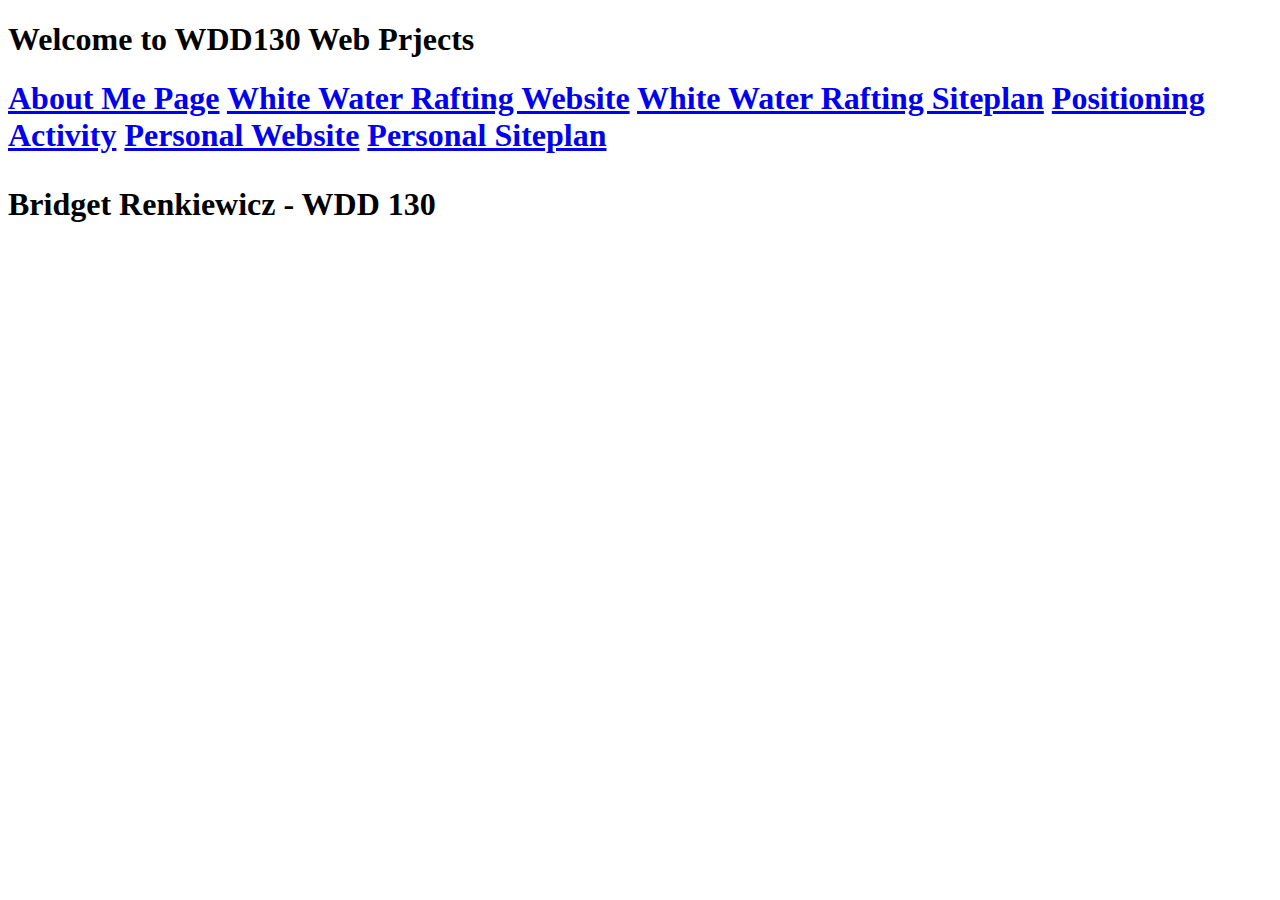
<file: index.html>
<!DOCTYPE html>
<html lang="en">
<head>
    <meta charset="UTF-8">
    <meta http-equiv="X-UA-Compatible" content="IE=edge">
    <meta name="viewport" content="width=device-width, initial-scale=1.0">
    <title>WDD130 Home Page</title>
</head>
<body>
    <h1>Welcome to WDD130 Web Prjects<h1>
        <nav>
            <a href="aboutme/index.html">About Me Page</a>
            <a href="wwr/index.html">White Water Rafting Website</a>
            <a href="wwr/site-plan-rafting.html">White Water Rafting Siteplan</a>
            <a href="positioning.html">Positioning Activity</a>
            <a href="bbok\index.html">Personal Website</a>
            <a href="bbok\site-plan.html">Personal Siteplan</a>
        </nav>
        <p>Bridget Renkiewicz - WDD 130</p>
</body>
</html>
</file>
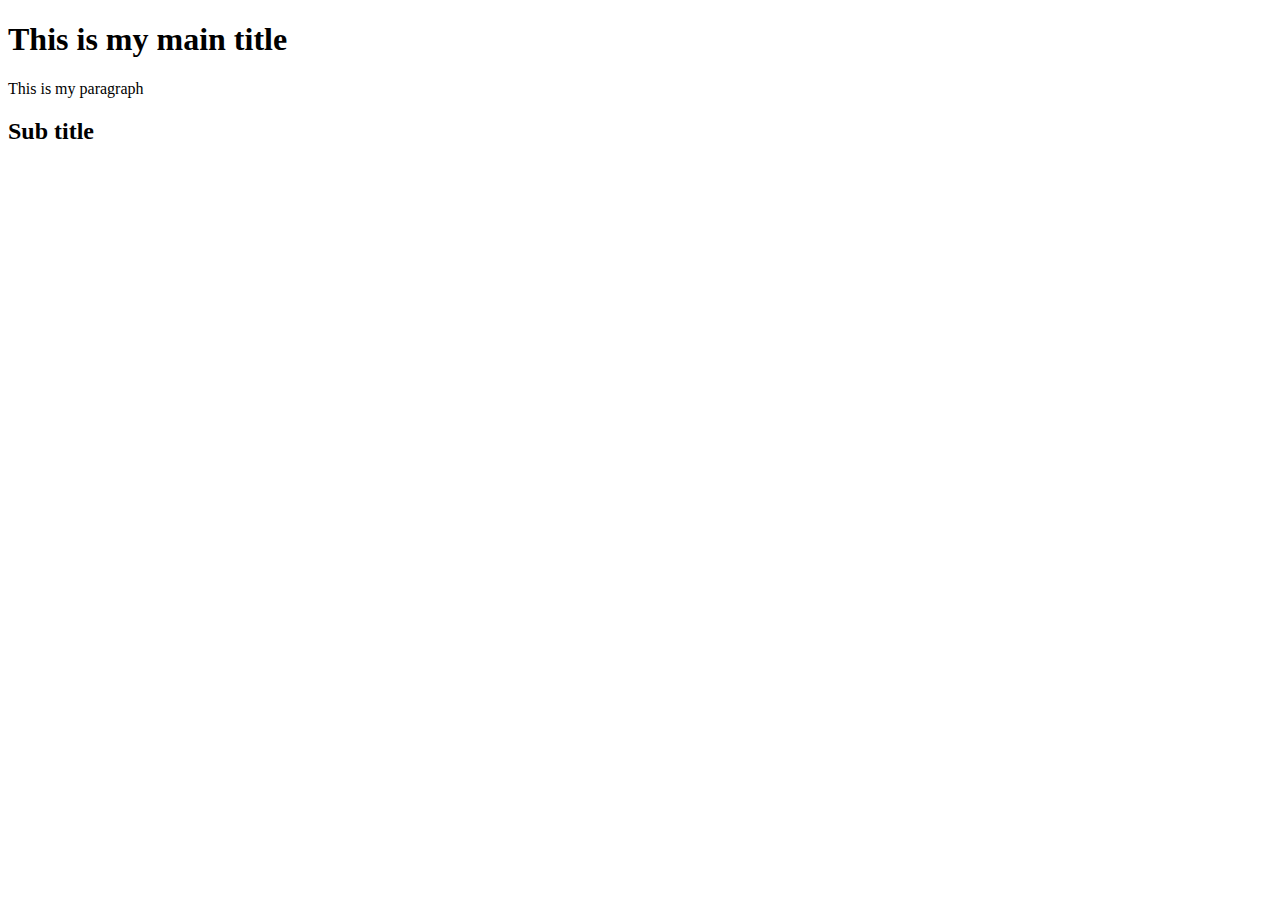
<file: aboutme/index.html>
<!DOCTYPE html>
<html lang="en">
<head>
    <meta charset="UTF-8">
    <meta http-equiv="X-UA-Compatible" content="IE=edge">
    <meta name="viewport" content="width=device-width, initial-scale=1.0">
    <title>Home Page</title>
</head>
<body>
    <h1>This is my main title</h1>
    <p>This is my paragraph</p>
    <h2>Sub title</h2>
</body>
</html>
</file>
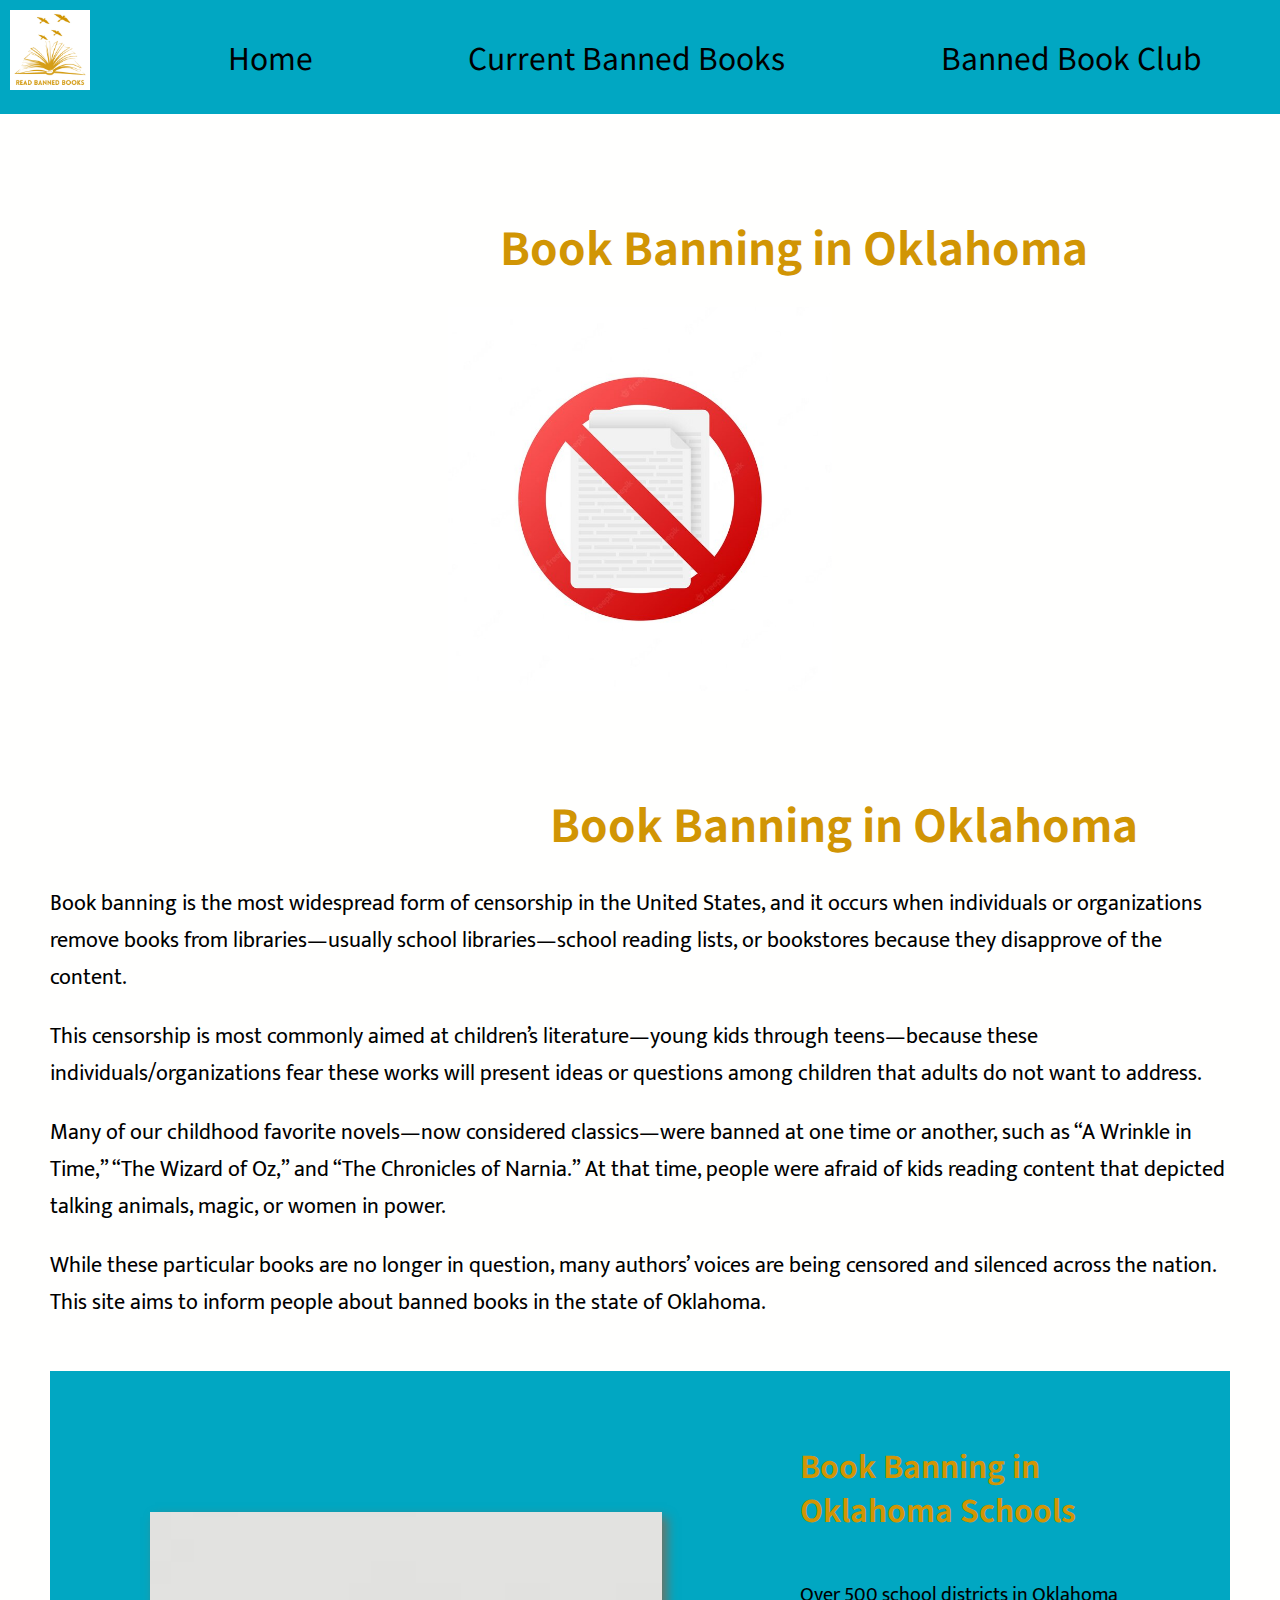
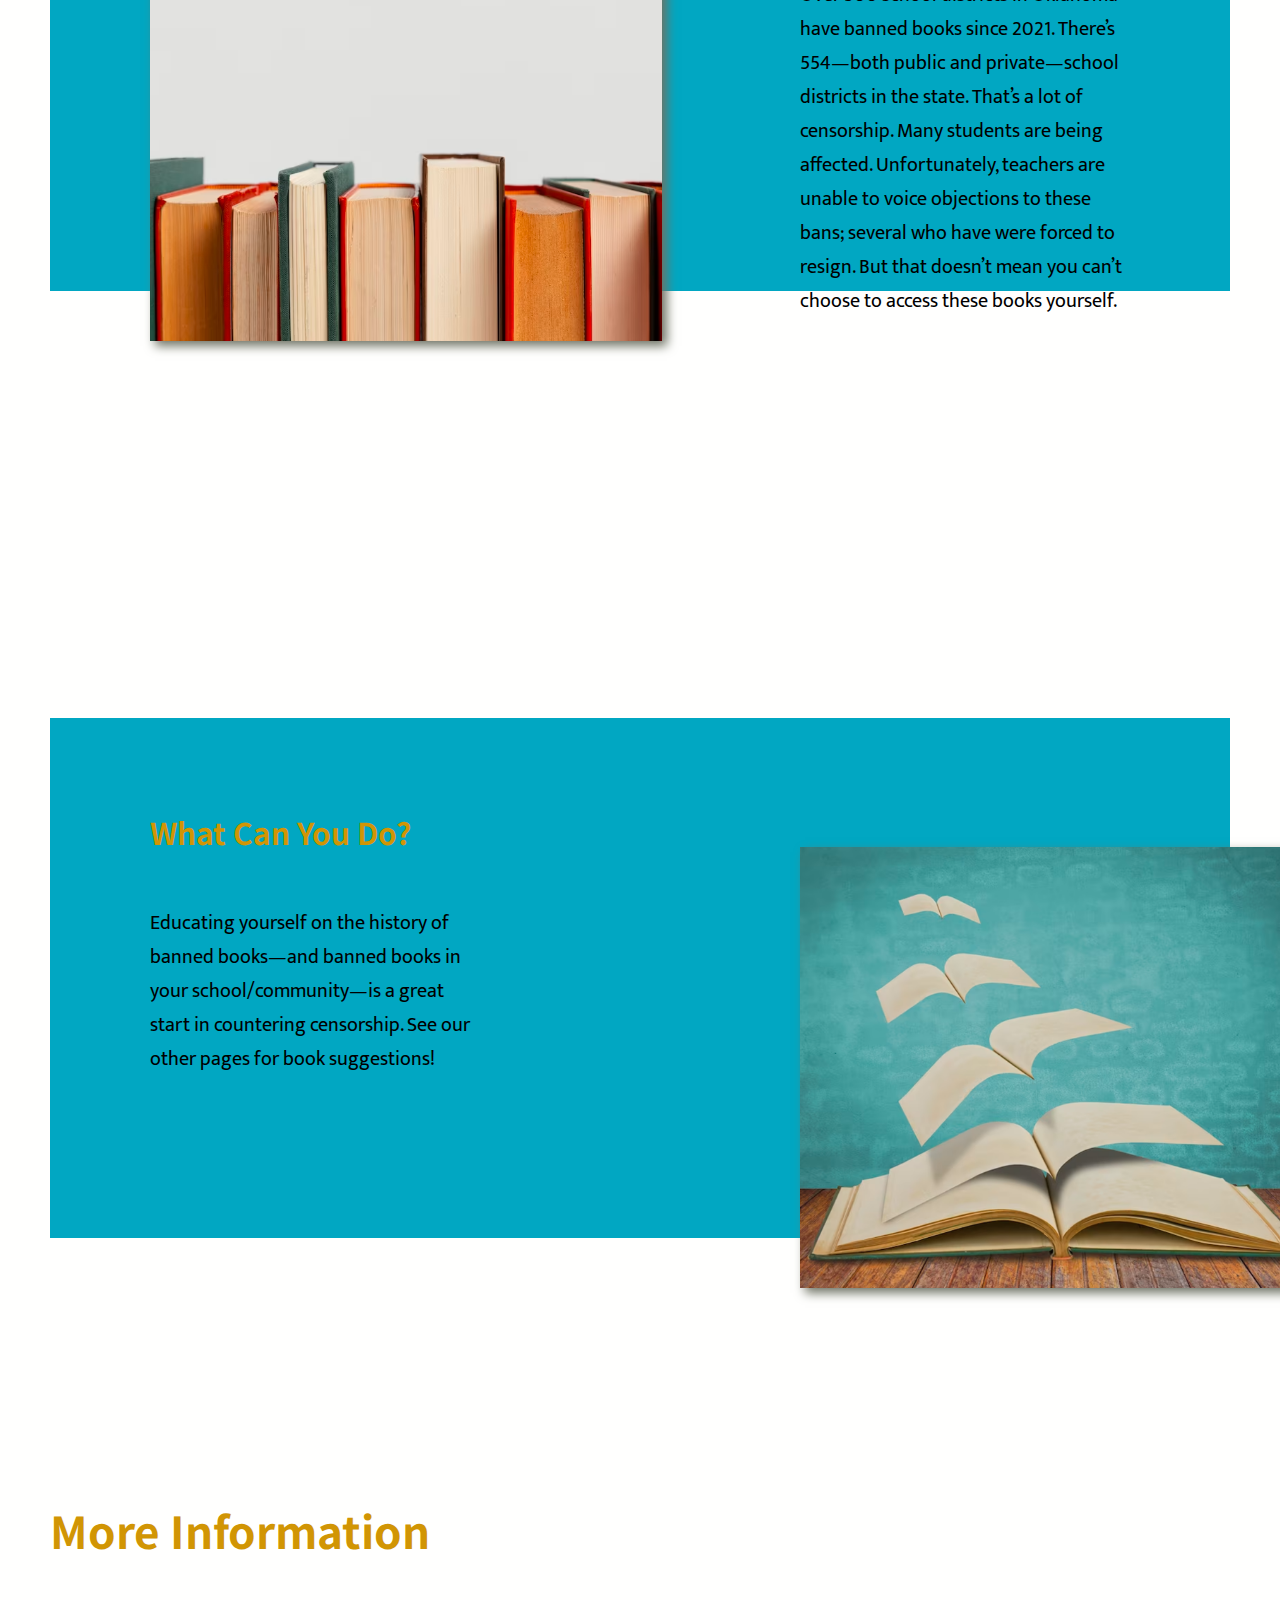
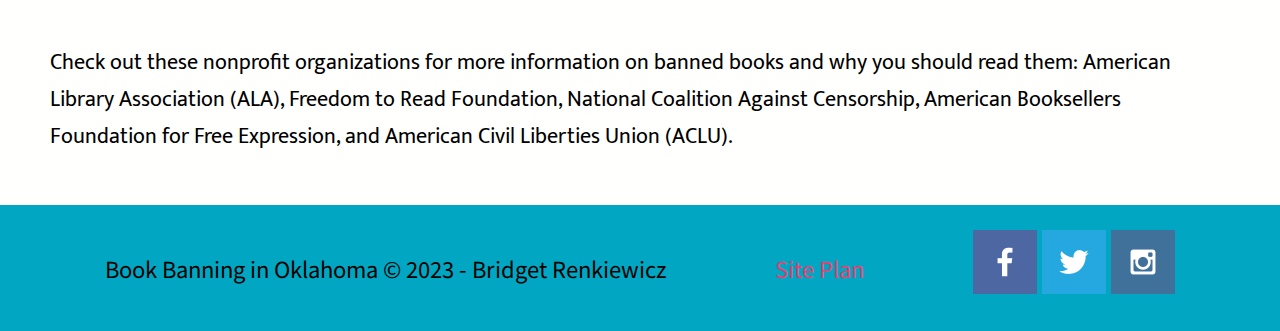
<file: bbok/index.html>
<!DOCTYPE html>
<html lang="en">
<head>
    <link rel="stylesheet" href="styles/style.css">
    <meta charset="UTF-8">
    <meta http-equiv="X-UA-Compatible" content="IE=edge">
    <meta name="viewport" content="width=device-width, initial-scale=1.0">
    <title>Book Banning in Oklahoma - Home</title>
</head>
<body>
    <header>
        <a id="logo_link" href="index.html">
            <img class="logo" src="images/logo.png" alt="Read Banned Books Logo">
        </a>
        <nav>
            <a href="index.html">Home</a>
            <a href="currentbannedbooks.html">Current Banned Books</a>
            <a href="bannedbookclub.html">Banned Book Club</a>
        </nav>
    </header>
    <div id="cancel">
        <section id="cancel-msg">
            <h1 class="home-title">Book Banning in Oklahoma</h1>
        </section>
        <div id="cancel-box">
            <img id="cancel-img" src="images/cancelsign.jpg" alt="Banning Books">
        </div>
    </div>
    <main class="home-grid">
        <section class="bb-info">
            <h1 class="home-title">Book Banning in Oklahoma</h1>
            <p>Book banning is the most widespread form of censorship in the United States, and it occurs when individuals or organizations remove books from libraries—usually school libraries—school reading lists, or bookstores because they disapprove of the content. </p>
            <p>This censorship is most commonly aimed at children’s literature—young kids through teens—because these individuals/organizations fear these works will present ideas or questions among children that adults do not want to address. </p>
            <p>Many of our childhood favorite novels—now considered classics—were banned at one time or another, such as “A Wrinkle in Time,” “The Wizard of Oz,” and “The Chronicles of Narnia.” At that time, people were afraid of kids reading content that depicted talking animals, magic, or women in power. </p>
            <p>While these particular books are no longer in question, many authors’ voices are being censored and silenced across the nation. This site aims to inform people about banned books in the state of Oklahoma. </p>
        </section>
        <div id="background1"></div>
        <img class="bookrow" src="images/bookrow.png" alt="Row of Books">
        <div class="br-msg">
            <h2>Book Banning in Oklahoma Schools</h2>
            <hr>
            <p>Over 500 school districts in Oklahoma have banned books since 2021. There’s 554—both public and private—school districts in the state. That’s a lot of censorship. Many students are being affected. Unfortunately, teachers are unable to voice objections to these bans; several who have were forced to resign. But that doesn’t mean you can’t choose to access these books yourself. </p>
        </div>
        <div id="background2"></div>
        <img class="flyingpages" src="images/flyingpages.png" alt="Flying Free">
        <div class="fp-msg">
            <h3>What Can You Do?</h3>
            <hr>
            <p>Educating yourself on the history of banned books—and banned books in your school/community—is a great start in countering censorship. See our other pages for book suggestions! </p>
            <hr>
        </div>
        <div class="moreinfo">
            <h4>More Information</h4>
            <hr>
            <p>Check out these nonprofit organizations for more information on banned books and why you should read them: American Library Association (ALA), Freedom to Read Foundation, National Coalition Against Censorship, American Booksellers Foundation for Free Expression, and American Civil Liberties Union (ACLU). </p>
        </div>
    </main>
    <footer>
        <p>Book Banning in Oklahoma &copy; 2023 - Bridget Renkiewicz</p>
        <p><a href="site-plan.html">Site Plan</a></p>
        <div class="social">
            <a href="https://facebook.com" target="_blank">
                <img src="images/facebook.png" alt="fb icon">
            </a>
            <a href="https://twitter.com" target="_blank">
                <img src="images/twitter.png" alt="twitter icon">
            </a>
            <a href="https://instagram.com" target="_blank">
                <img src="images/instagram.png" alt="instagram icon">
            </a>
        </div>
    </footer>
</body>
</html>
</file>
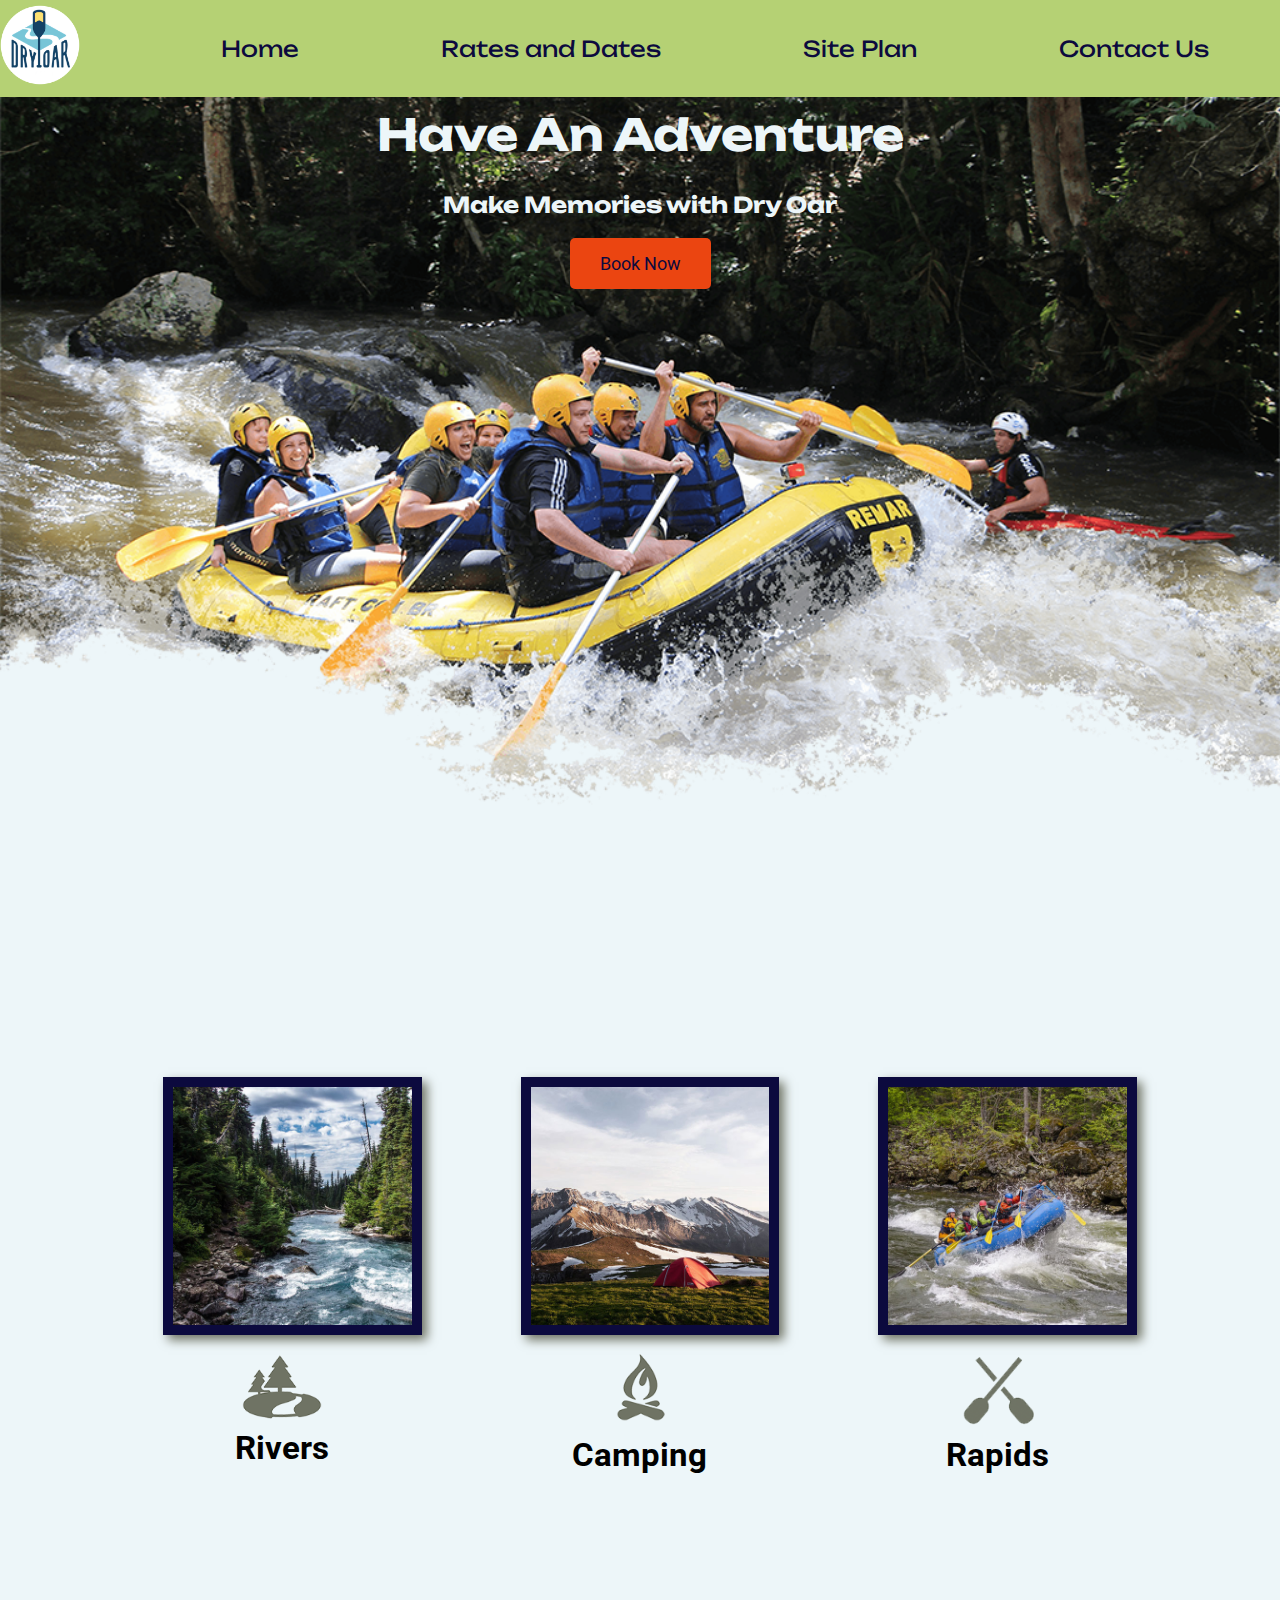
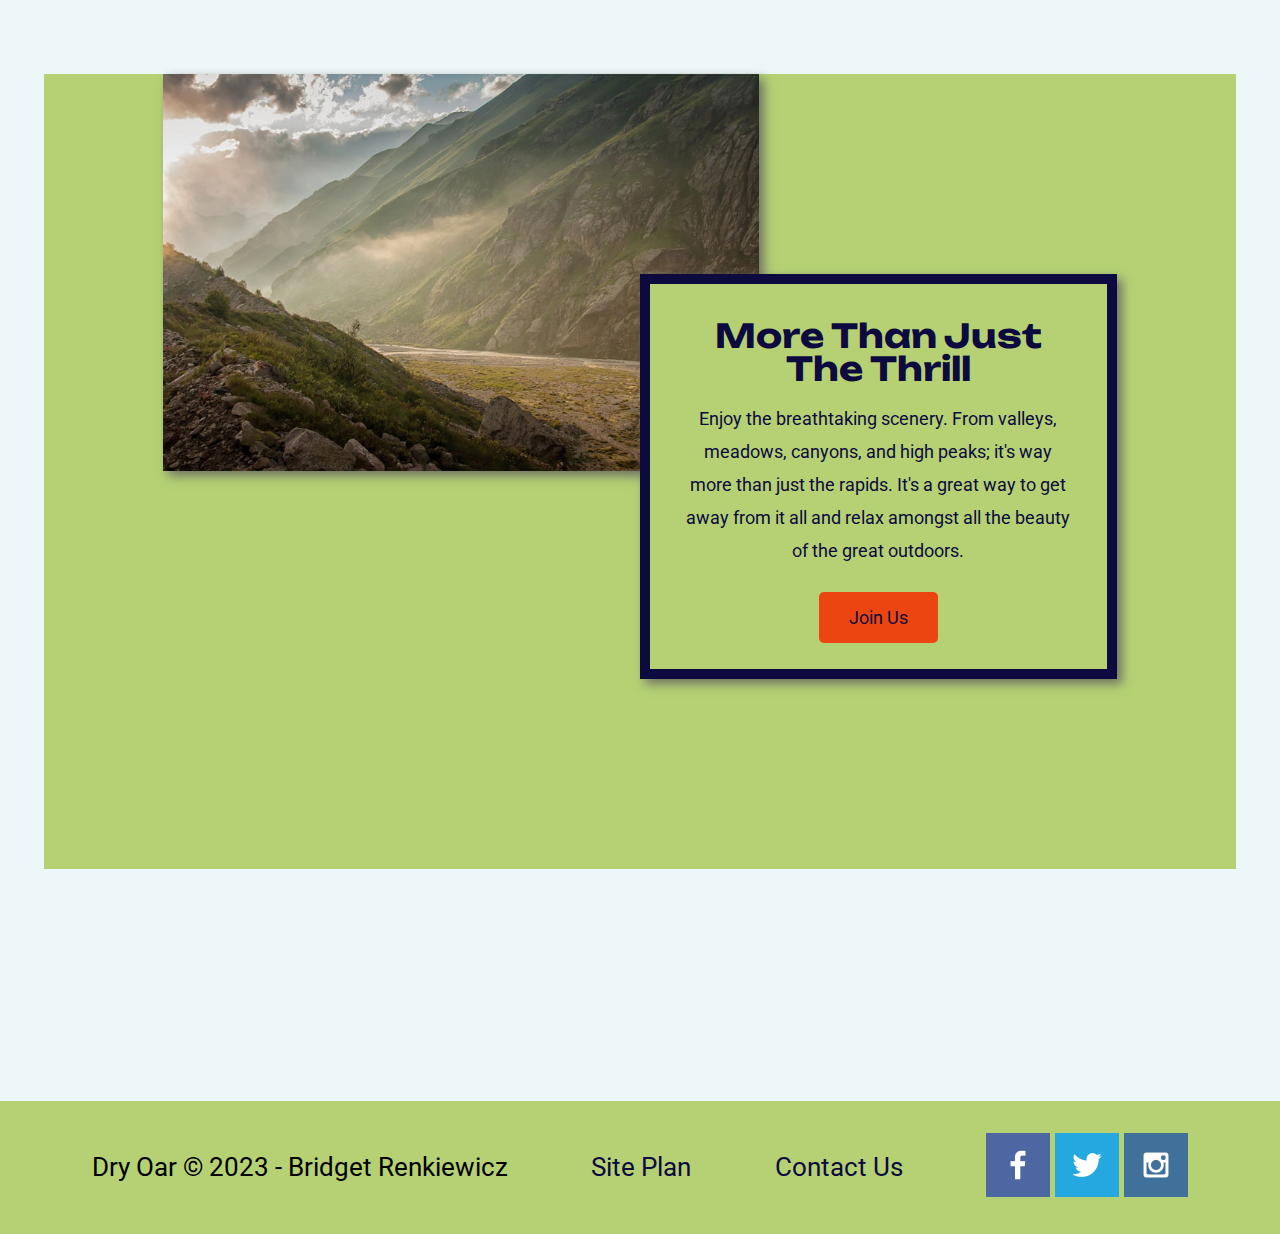
<file: wwr/index.html>
<!DOCTYPE html>
<html lang="en">
<head>
    <link rel="stylesheet" href="styles/style.css">
    <meta charset="UTF-8">
    <meta http-equiv="X-UA-Compatible" content="IE=edge">
    <meta name="viewport" content="width=device-width, initial-scale=1.0">
    <title>Whitewater Rafting Vacations - Dry Oar Boating - Home</title>
</head>
<body>
    <header>
        <a id="logo_link" href="index.html">
            <img class="logo" src="images/logo.png" alt="Dry Oar Logo">
        </a>
        <nav>
            <a href="index.html">Home</a>
            <a href="ratesanddates.html">Rates and Dates</a>
            <a href="site-plan-rafting.html">Site Plan</a>
            <a href="contactus.html">Contact Us</a>
        </nav>
    </header>
    <div id="hero">
        <div id="hero-box">
            <img id="hero-img" src="images/hero.png" alt="People enjoying white water rafting">
        </div>
        <section id="hero-msg">
            <h1 class="home-title">Have An Adventure</h1>
            <h4>Make Memories with Dry Oar </h4>
            <div class='button-box'>
                <a class='book' href="contactus.html">Book Now</a>
            </div>
        </section>
    </div>
    <main class="home-grid">
        <section class="rivers-card">
            <img class="card-img" src="images/rivers.jpg" alt="river in forest">
            <img class="icon" src="images/river_icon.png" alt="river icon">
            <h2>Rivers</h2>
        </section>
        <section class="camping-card">
            <img class="card-img" src="images/camping.jpg" alt="tent in mountains">
            <img class="icon" src="images/fire_icon.png" alt="fire icon">
            <h2>Camping</h2>
        </section>
        <section class="rapids-card">
            <img class="card-img" src="images/rapids.jpg" alt="rafting boat">
            <img class="icon" src="images/oars.png" alt="oars icon">
            <h2>Rapids</h2>
        </section>
        <div id="background"></div>
        <img class="mountains" src="images/mountains.jpg" alt="Misty mountains">
        <section class="msg">
            <h2>More Than Just The Thrill</h2>
            <p>Enjoy the breathtaking scenery. From valleys, meadows, canyons, and high peaks; it's way more than just the rapids. It's a great way to get away from it all and relax amongst all the beauty of the great outdoors. </p>
            <a class='join' href="rivers.html">Join Us</a>
        </section>
    </main>
    <footer>
        <p>Dry Oar &copy; 2023 - Bridget Renkiewicz</p>
        <p><a href="site-plan-rafting.html">Site Plan</a></p>
        <p><a href="contactus.html">Contact Us</a></p>
        <div class="social">
            <a href="https://facebook.com" target="_blank">
                <img src="images/facebook.png" alt="fb icon">
            </a>
            <a href="https://twitter.com" target="_blank">
                <img src="images/twitter.png" alt="twitter icon">
            </a>
            <a href="https://instagram.com" target="_blank">
                <img src="images/instagram.png" alt="instagram icon">
            </a>
        </div>
    </footer>
</body>
</html>
</file>
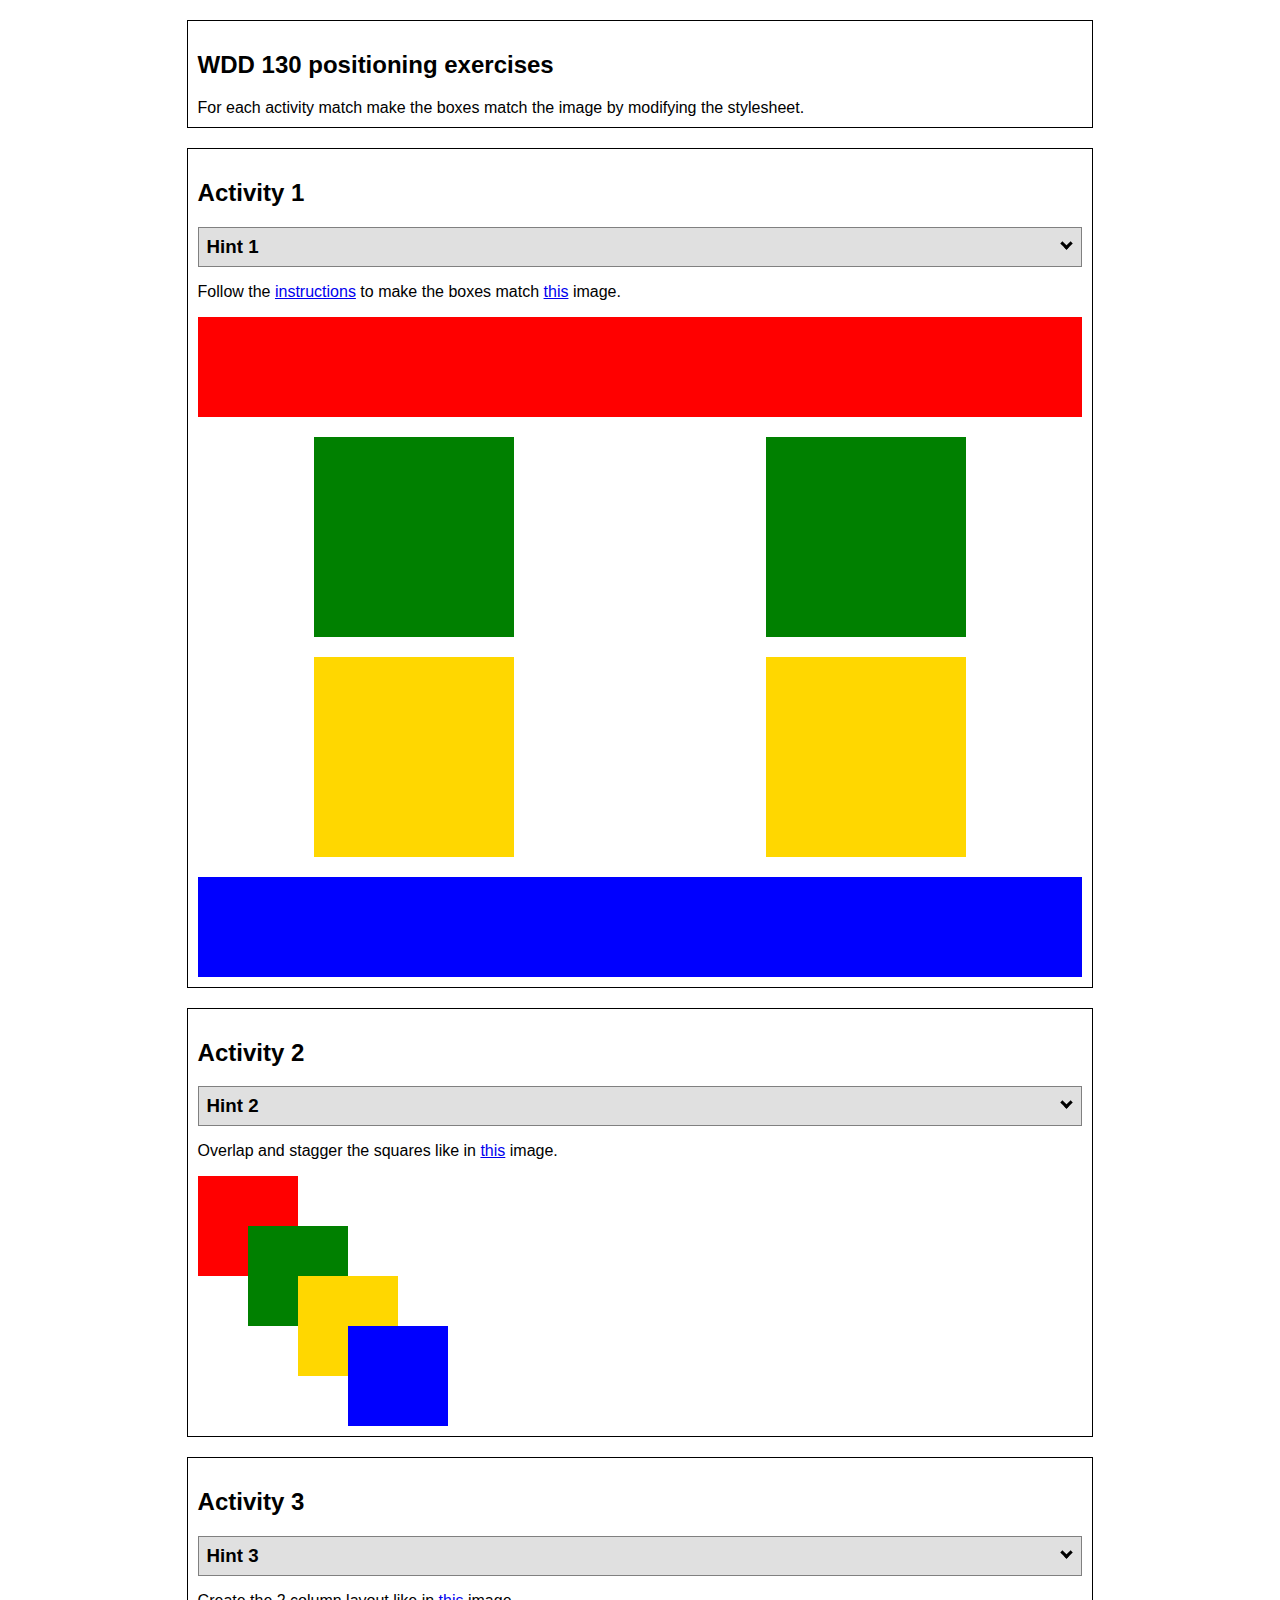
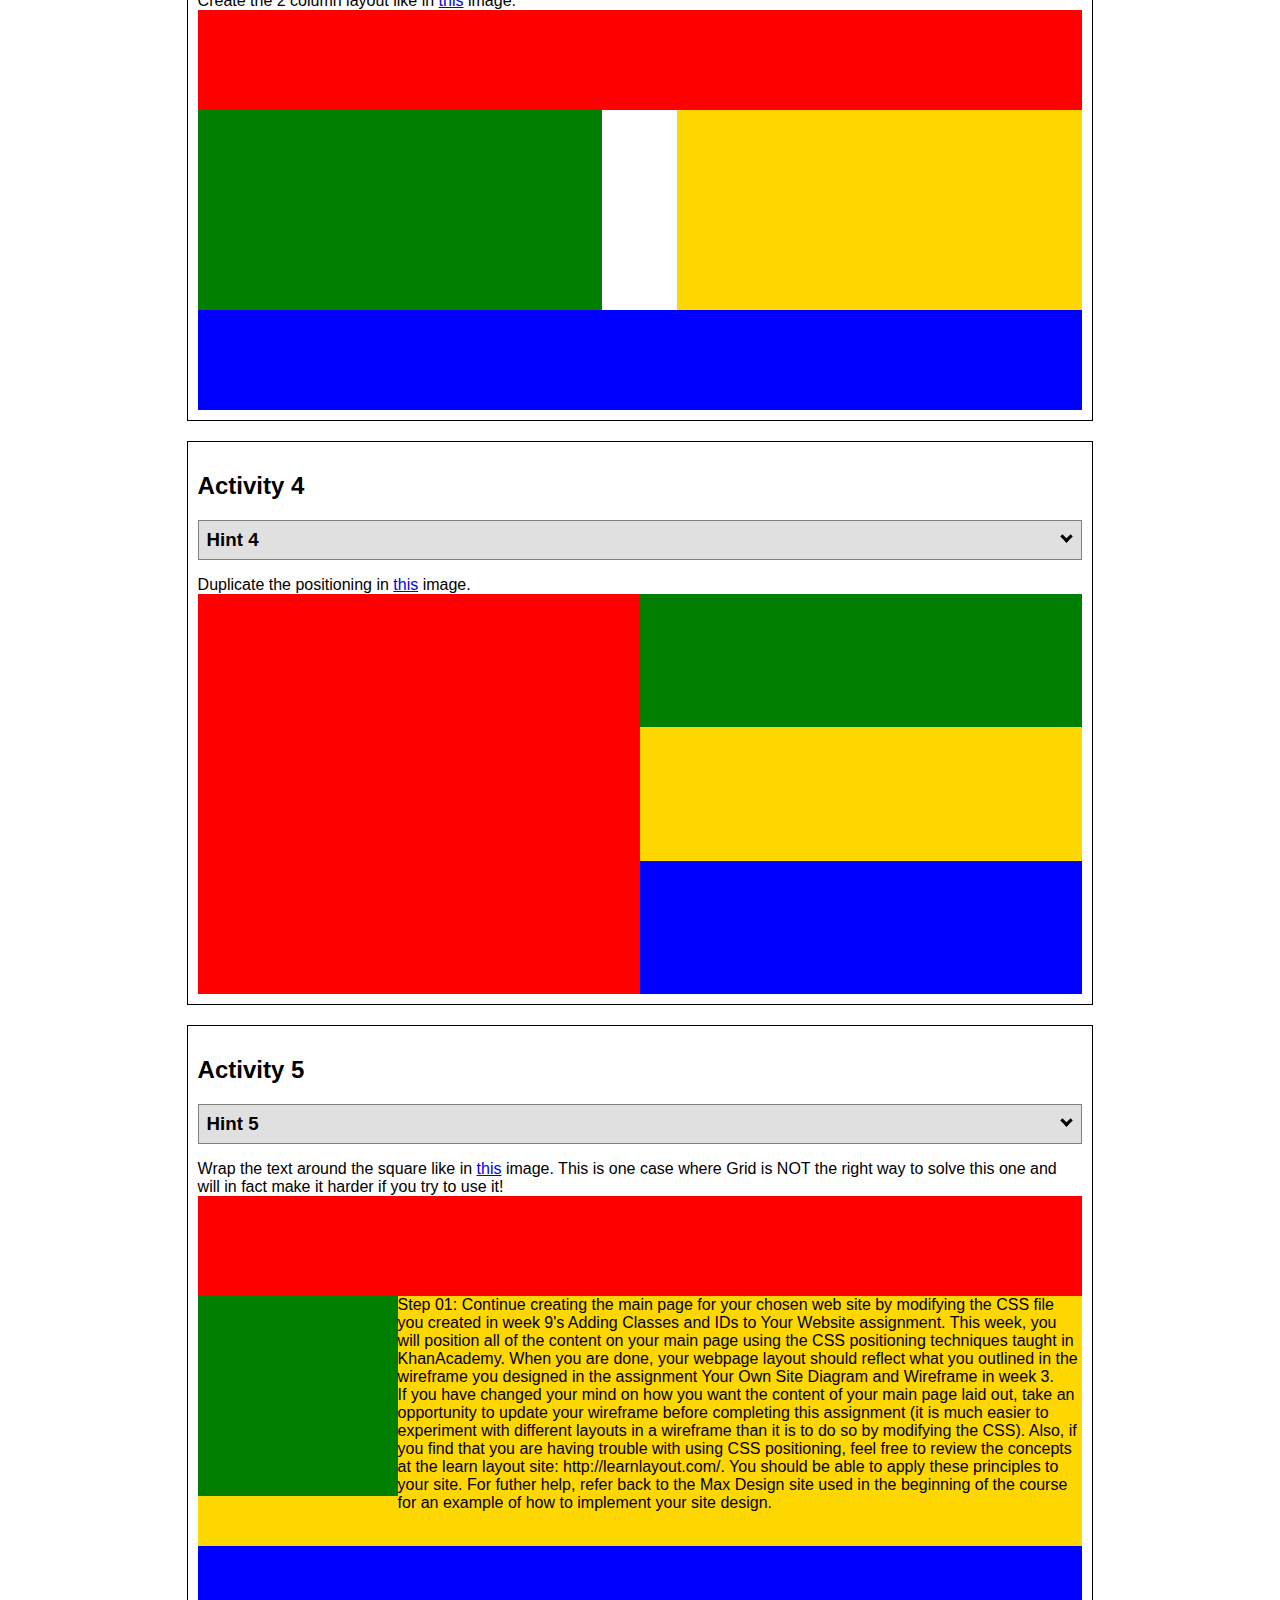
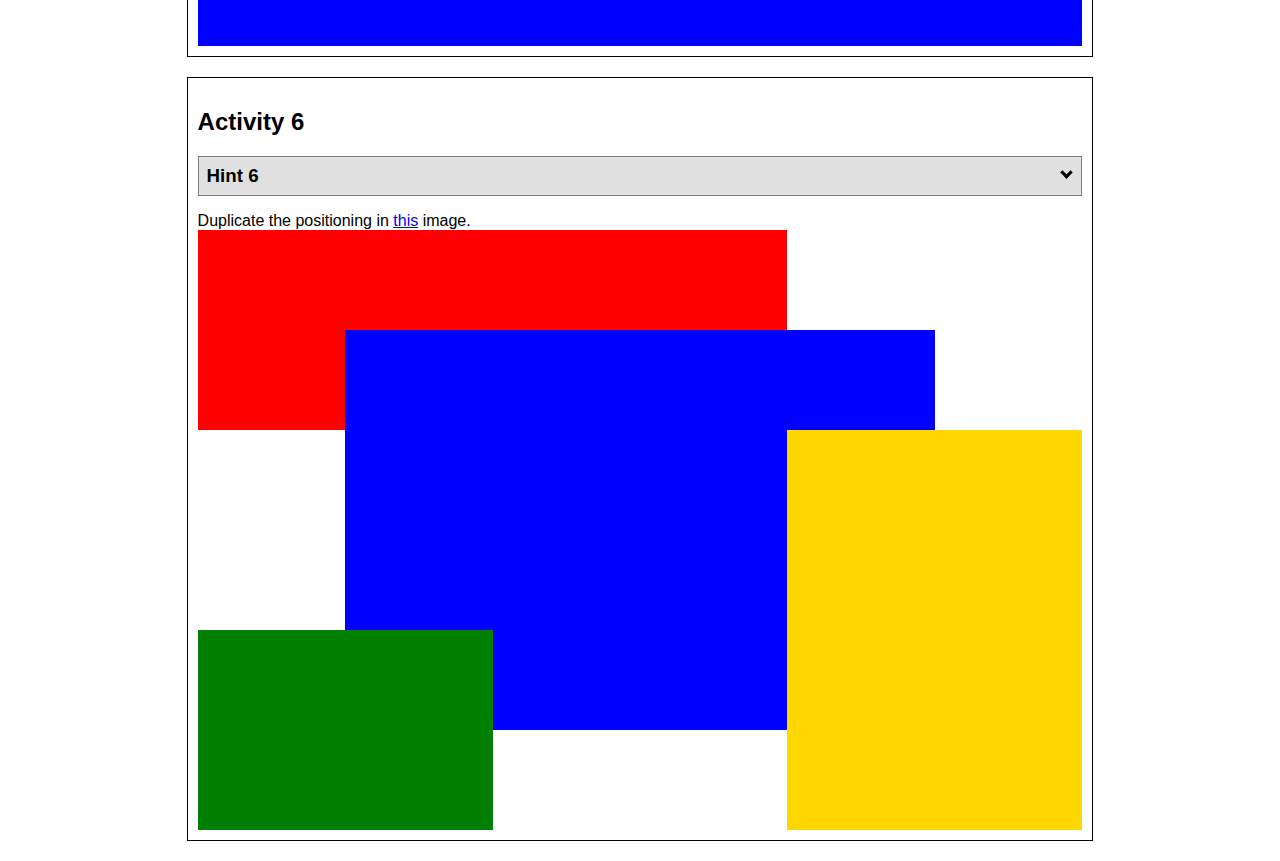
<file: positioning.html>
<!DOCTYPE html>
<html lang="en">
  <head>
    <!-- HTML - Name: positioning.html -->
    <title>Positioning Activity</title>
    <link rel="stylesheet" type="text/css" href="positionstyles.css" />
  </head>
  <body>
    <div class="activity">
      <h2>WDD 130 positioning exercises</h2>
      For each activity match make the boxes match the image by modifying the stylesheet.</div>
    <div class="activity">
      <h2>Activity 1</h2>
      <section class="hint"><input type="checkbox" ><i></i> <h3>Hint 1</h3><div><p>Check out the <a href="https://byui-wdd.github.io/wdd130/activities/w06-css-positioning.html" target="_blank">activity instructions</a> in Ilearn!</p></div></section>
      <p>Follow the <a href="https://byui-wdd.github.io/wdd130/activities/w06-css-positioning.html" target="_blank">instructions</a> to make the boxes match  <a href="https://byui-wdd.github.io/wdd130/images/example1.png" target="_blank">this</a> image.</p>
      <div class="content1" >
        <div class="red1" ></div>
        <div class="green1" ></div>
        <div class="green1" ></div>
        <div class="yellow1"></div>
        <div class="yellow1"></div>
        <div class="blue1"></div>
      </div>
    </div>
    <div class="activity">
      <h2>Activity 2</h2>
      <section class="hint"><input type="checkbox" > <h3>Hint 2</h3><i></i><div>
      <ul>
      <li>grid-template-columns: 50px 50px 50px 50px 50px </li></ul></div></section>
      <p>Overlap and stagger the squares like in <a href="https://byui-wdd.github.io/wdd130/images/example2.png" target="_blank">this</a> image.</p>
      <div class="content2" >
        <div class="red2" ></div>
        <div class="green2" ></div>
        <div class="yellow2"></div>
        <div class="blue2"></div>
      </div>
    </div>
    <div class="activity">
      <h2>Activity 3</h2>
      <section class="hint"><input type="checkbox" > <h3>Hint 3</h3><i></i><div><p>This one is going to be best solved with CSS Grid. Remember to make the boxes the right width first...then start moving them around. </p><h4>Properties used:</h4><ul><li>display:grid;</li><li>grid-template-columns:</li><li>grid-column-gap:</li>
        <li>grid-column:</li>  </ul></div></section>
      Create the 2 column layout like in <a href="https://byui-wdd.github.io/wdd130/images/example3.png" target="_blank">this</a>  image.
      <div class="content3" >
        <div class="red3" ></div>
        <div class="green3" ></div>
        <div class="yellow3"></div>
        <div class="blue3"></div>
      </div>
    </div>
    <div class="activity">
      <h2>Activity 4</h2>
      <section class="hint"><input type="checkbox" > <h3>Hint 4</h3><i></i><div><p>For the others we have been primarily concerned with width. For this one you will need to adjust height as well. </p><h4>Properties used:</h4><ul><li>display:grid;</li><li>grid-template-columns:</li><li>grid-row:</li></ul></div></section>
      Duplicate the positioning in <a href="https://byui-wdd.github.io/wdd130/images/example4.png" target="_blank">this</a> image. 
      <div class="content4" >
        <div class="red4" ></div>
        <div class="green4" ></div>
        <div class="yellow4"></div>
        <div class="blue4"></div>
      </div>
    </div>

    <div class="activity">
      <h2>Activity 5</h2>
      <section class="hint"><input type="checkbox" > <h3>Hint 5</h3><i></i><div><p>Grid is <strong>not</strong> the right way to do this.  In fact there is only one way to really do that...and that is with float. Remember that we float the thing we want the text to wrap around.  Also remember to start by making all the shapes the right size and shape.</p><h4>Properties used:</h4><ul><li>float: left;</li></ul></div></section>
      Wrap the text around the square like in <a href="https://byui-wdd.github.io/wdd130/images/example5.png" target="_blank">this</a> image. This is one case where Grid is NOT the right way to solve this one and will in fact make it harder if you try to use it!
      <div class="content5" >
        <div class="red5" ></div>
        <div class="green5" ></div>
        <div class="yellow5">Step 01: Continue creating the main page for your chosen web site by modifying the CSS file you created in week 9's Adding Classes and IDs to Your Website assignment. This week, you will position all of the content on your main page using the CSS positioning techniques taught in KhanAcademy. When you are done, your webpage layout should reflect what you outlined in the wireframe you designed in the assignment Your Own Site Diagram and Wireframe in week 3. <br />
          If you have changed your mind on how you want the content of your main page laid out, take an opportunity to update your wireframe before completing this assignment (it is much easier to experiment with different layouts in a wireframe than it is to do so by modifying the CSS). Also, if you find that you are having trouble with using CSS positioning, feel free to review the concepts at the learn layout site: http://learnlayout.com/. You should be able to apply these principles to your site. For futher help, refer back to the Max Design site used in the beginning of the course for an example of how to implement your site design.</div>
        <div class="blue5"></div>
      </div>
    </div>
    <div class="activity">
      <h2>Activity 6</h2>
      <section class="hint"><input type="checkbox" > <h3>Hint 6</h3><i></i><div><p>This one is all about visualizing the grid behind the layout. If you are having a hard time doing that first: all the sizes are even multiples of 100, and second here is another example with the lines drawn: <a href="https://byui-wdd.github.io/wdd130/images/example6-hint.png" target="_blank">example 6 with lines</a>. For this one you will find it easiest if you use px for the column width. You can also use <kbd>z-index</kbd> to control the element layering.    </p><h4>Properties used:</h4><ul><li>display:grid;</li><li>grid-template-columns:</li><li>grid-column:</li><li>grid-row:</li><li><a href="https://www.w3schools.com/cssref/pr_pos_z-index.asp" target="_blank">z-index:</a></li></ul></div></section>
      Duplicate the positioning in <a href="https://byui-wdd.github.io/wdd130/images/example6.png" target="_blank">this</a> image.
      <div class="content6" >
        <div class="red6" ></div>
        <div class="green6" ></div>
        <div class="yellow6"></div>
        <div class="blue6"></div>
      </div>
    </div>
  </body>
</html>
</file>
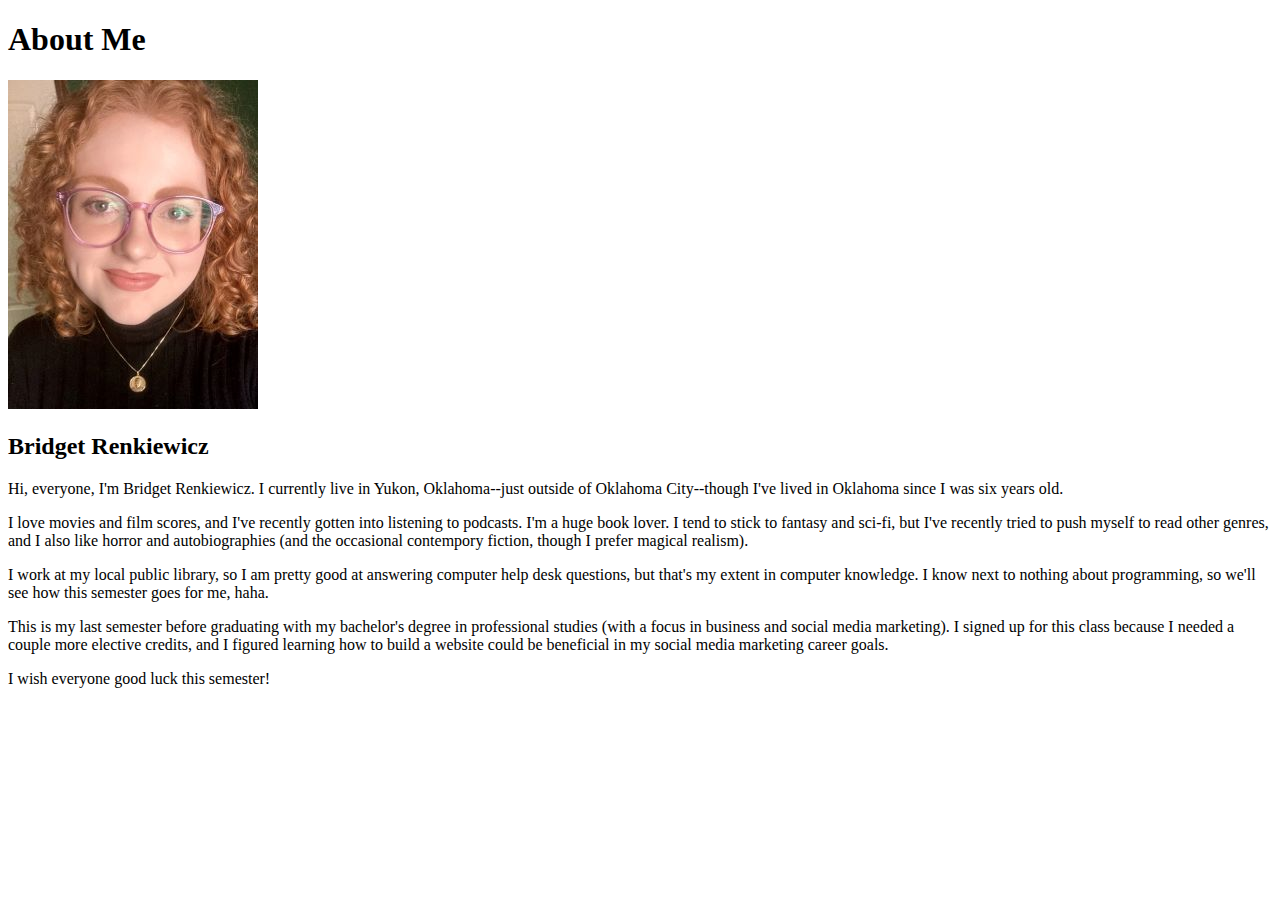
<file: aboutme/aboutme.html>
<!DOCTYPE html>
<html lang="en">
    <head>
        <meta charset="UTF-8">
        <meta name="viewpoint" content="width=device-width, initial-scale=1.0">
        <title>All About Me</title>
    </head>
    <body>
        <h1>About Me</h1>
        <img alt="Image of Me" src="profilepic.JPG">
        <h2>Bridget Renkiewicz</h2>
        <p>Hi, everyone, I'm Bridget Renkiewicz. I currently live in Yukon, Oklahoma--just outside of Oklahoma City--though I've lived in Oklahoma since I was six years old.</p>
        <p>I love movies and film scores, and I've recently gotten into listening to podcasts. I'm a huge book lover. I tend to stick to fantasy and sci-fi, but I've recently tried to push myself to read other genres, and I also like horror and autobiographies (and the occasional contempory fiction, though I prefer magical realism).</p>
        <p>I work at my local public library, so I am pretty good at answering computer help desk questions, but that's my extent in computer knowledge. I know next to nothing about programming, so we'll see how this semester goes for me, haha.</p>
        <p>This is my last semester before graduating with my bachelor's degree in professional studies (with a focus in business and social media marketing). I signed up for this class because I needed a couple more elective credits, and I figured learning how to build a website could be beneficial in my social media marketing career goals.</p>
        <p>I wish everyone good luck this semester!</p>
    </body>
</html>
</file>
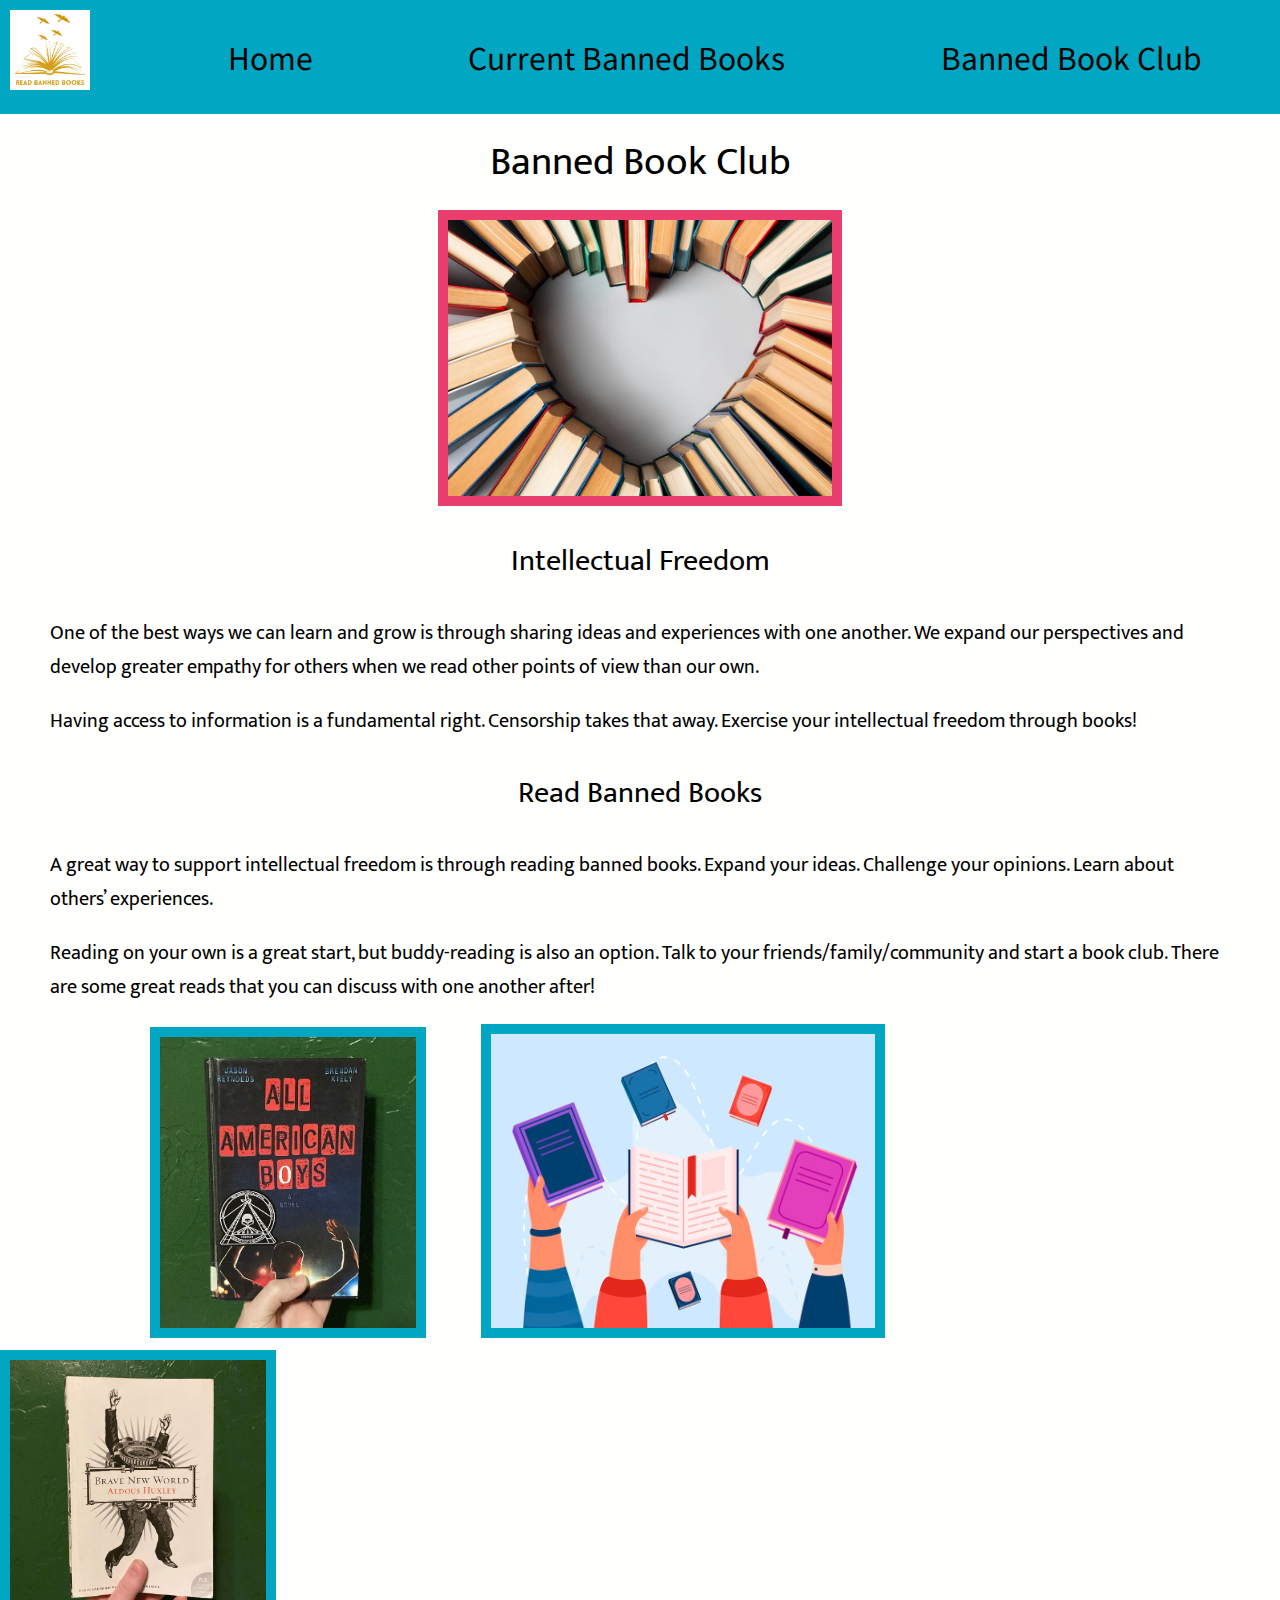
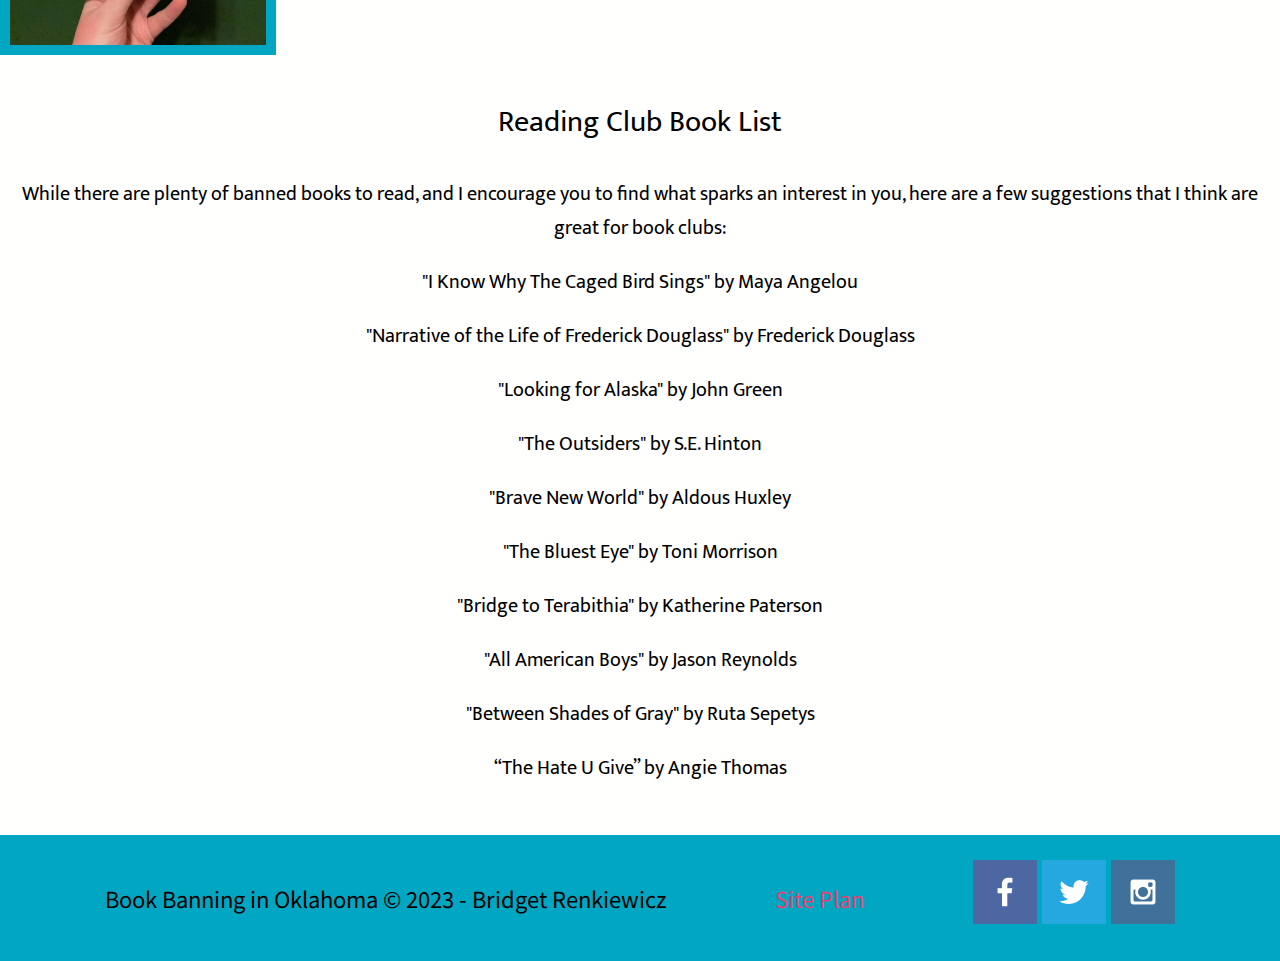
<file: bbok/bannedbookclub.html>
<!DOCTYPE html>
<html lang="en">
<head>
    <link rel="stylesheet" href="styles/style.css">
    <meta charset="UTF-8">
    <meta http-equiv="X-UA-Compatible" content="IE=edge">
    <meta name="viewport" content="width=device-width, initial-scale=1.0">
    <title>Book Banning in Oklahoma - Home</title>
</head>
<body>
    <header>
        <a id="logo_link" href="index.html">
            <img class="logo" src="images/logo.png" alt="Read Banned Books Logo">
        </a>
        <nav>
            <a href="index.html">Home</a>
            <a href="currentbannedbooks.html">Current Banned Books</a>
            <a href="bannedbookclub.html">Banned Book Club</a>
        </nav>
    </header>
    <main class="page3-grid">
        <div class="bbcheading">
            <p>Banned Book Club</p>
        </div>
        <div class="bbc">
            <img class="bookheart" src="images/bookheart.png" alt="Book Heart">
        </div>
        <div class="freedomheading">
            <p>Intellectual Freedom</p>
        </div>
        <div class="bbc-msg">
            <p>One of the best ways we can learn and grow is through sharing ideas and experiences with one another. We expand our perspectives and develop greater empathy for others when we read other points of view than our own. </p>
            <p>Having access to information is a fundamental right. Censorship takes that away. Exercise your intellectual freedom through books! </p>
        </div>
        <div class="readheading">
            <p>Read Banned Books</p>
        </div>
        <div class="read">
            <p>A great way to support intellectual freedom is through reading banned books. Expand your ideas. Challenge your opinions. Learn about others’ experiences. </p>
            <p>Reading on your own is a great start, but buddy-reading is also an option. Talk to your friends/family/community and start a book club. There are some great reads that you can discuss with one another after! </p>
        </div>
        <div class="club">
            <img class="reynolds" src="images/reynoldsbook.JPG" alt="All American Boys by Jason Reynolds">
            <img class="bookclub" src="images/bookclub.png" alt="Book Club">
            <img class="huxley" src="images/huxleybook.JPG" alt="Brave New World by Aldous Huxley">
        </div>
        <div class="club-heading">
            <p>Reading Club Book List</p>
        </div>
        <div class="club-msg">
            <p>While there are plenty of banned books to read, and I encourage you to find what sparks an interest in you, here are a few suggestions that I think are great for book clubs: </p>
            <p>"I Know Why The Caged Bird Sings" by Maya Angelou</p>
            <p>"Narrative of the Life of Frederick Douglass" by Frederick Douglass</p>
            <p>"Looking for Alaska" by John Green</p>
            <p>"The Outsiders" by S.E. Hinton</p>
            <p>"Brave New World" by Aldous Huxley</p>
            <p>"The Bluest Eye" by Toni Morrison</p>
            <p>"Bridge to Terabithia" by Katherine Paterson</p>
            <p>"All American Boys" by Jason Reynolds</p>
            <p>"Between Shades of Gray" by Ruta Sepetys</p>
            <p>“The Hate U Give” by Angie Thomas</p>
        </div>
    </main>
    <footer>
        <p>Book Banning in Oklahoma &copy; 2023 - Bridget Renkiewicz</p>
        <p><a href="site-plan.html">Site Plan</a></p>
        <div class="social">
            <a href="https://facebook.com" target="_blank">
                <img src="images/facebook.png" alt="fb icon">
            </a>
            <a href="https://twitter.com" target="_blank">
                <img src="images/twitter.png" alt="twitter icon">
            </a>
            <a href="https://instagram.com" target="_blank">
                <img src="images/instagram.png" alt="instagram icon">
            </a>
        </div>
    </footer>
</body>
</html>
</file>
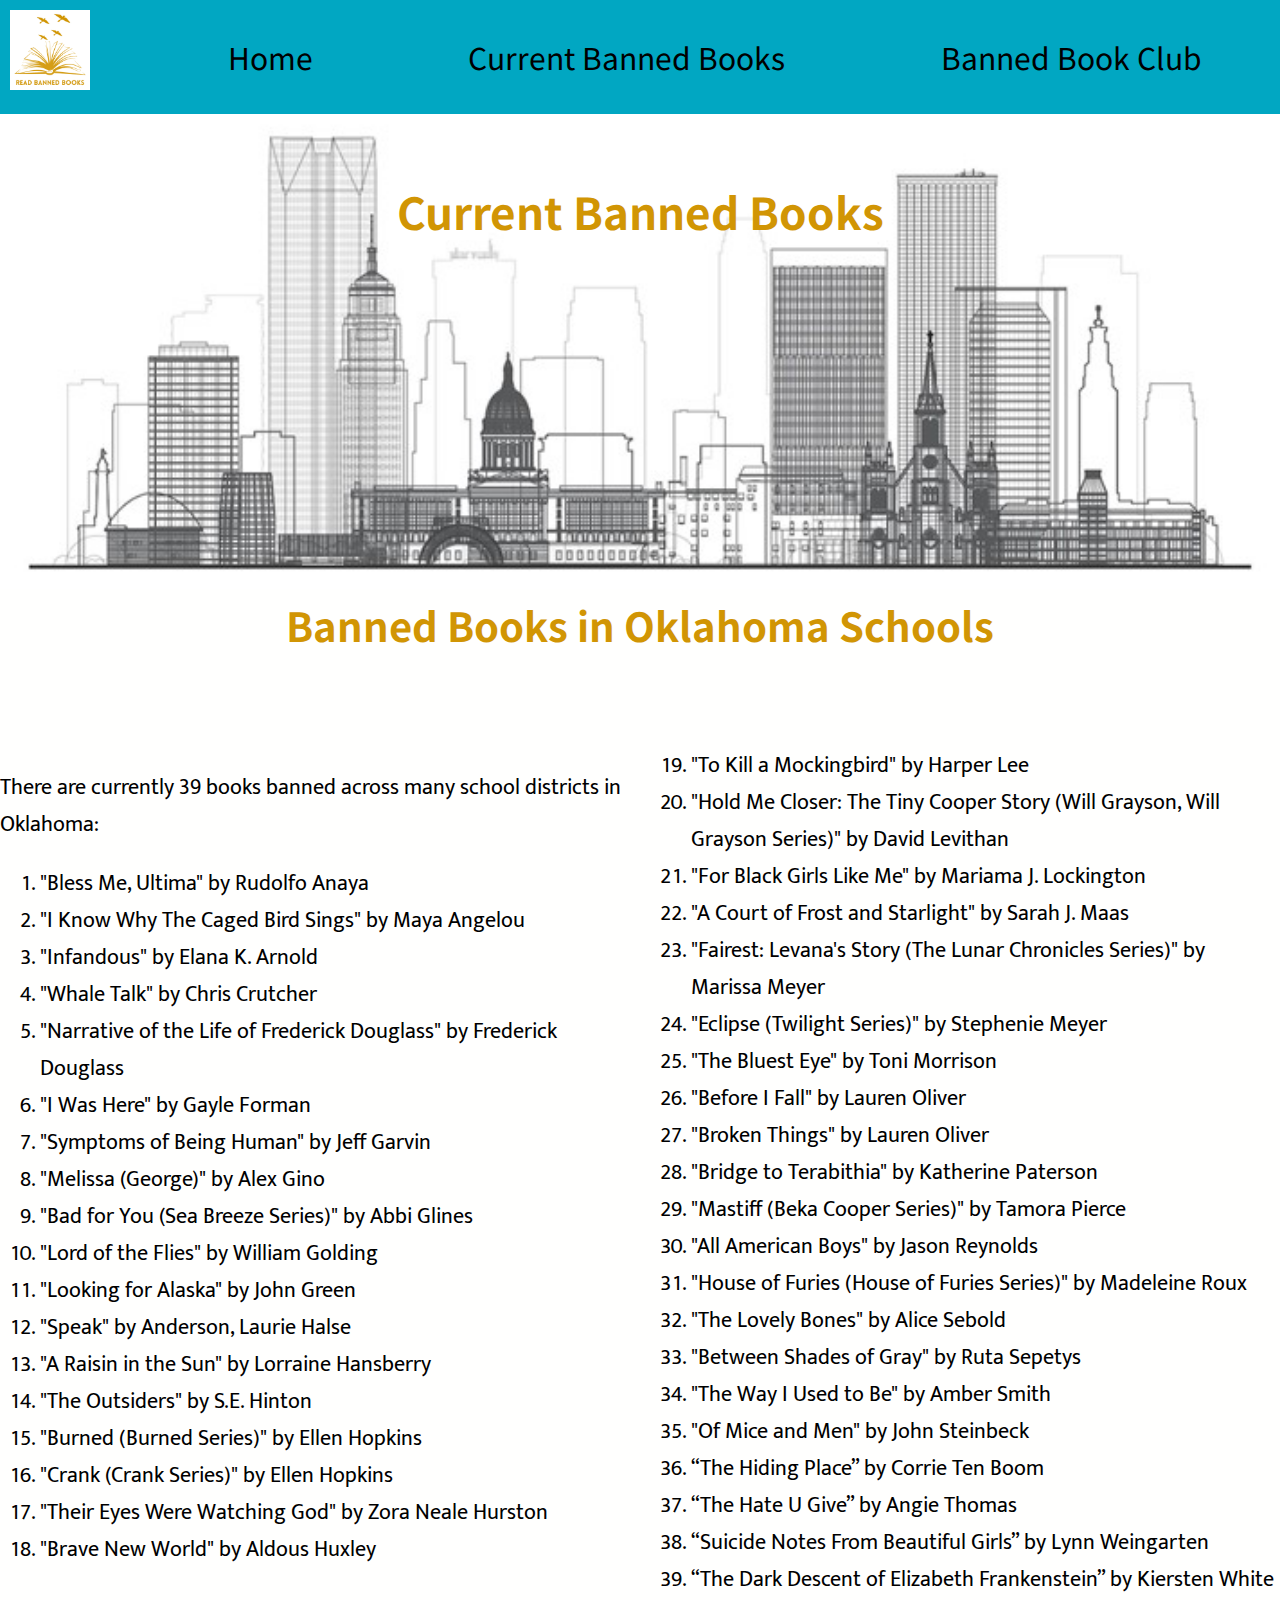
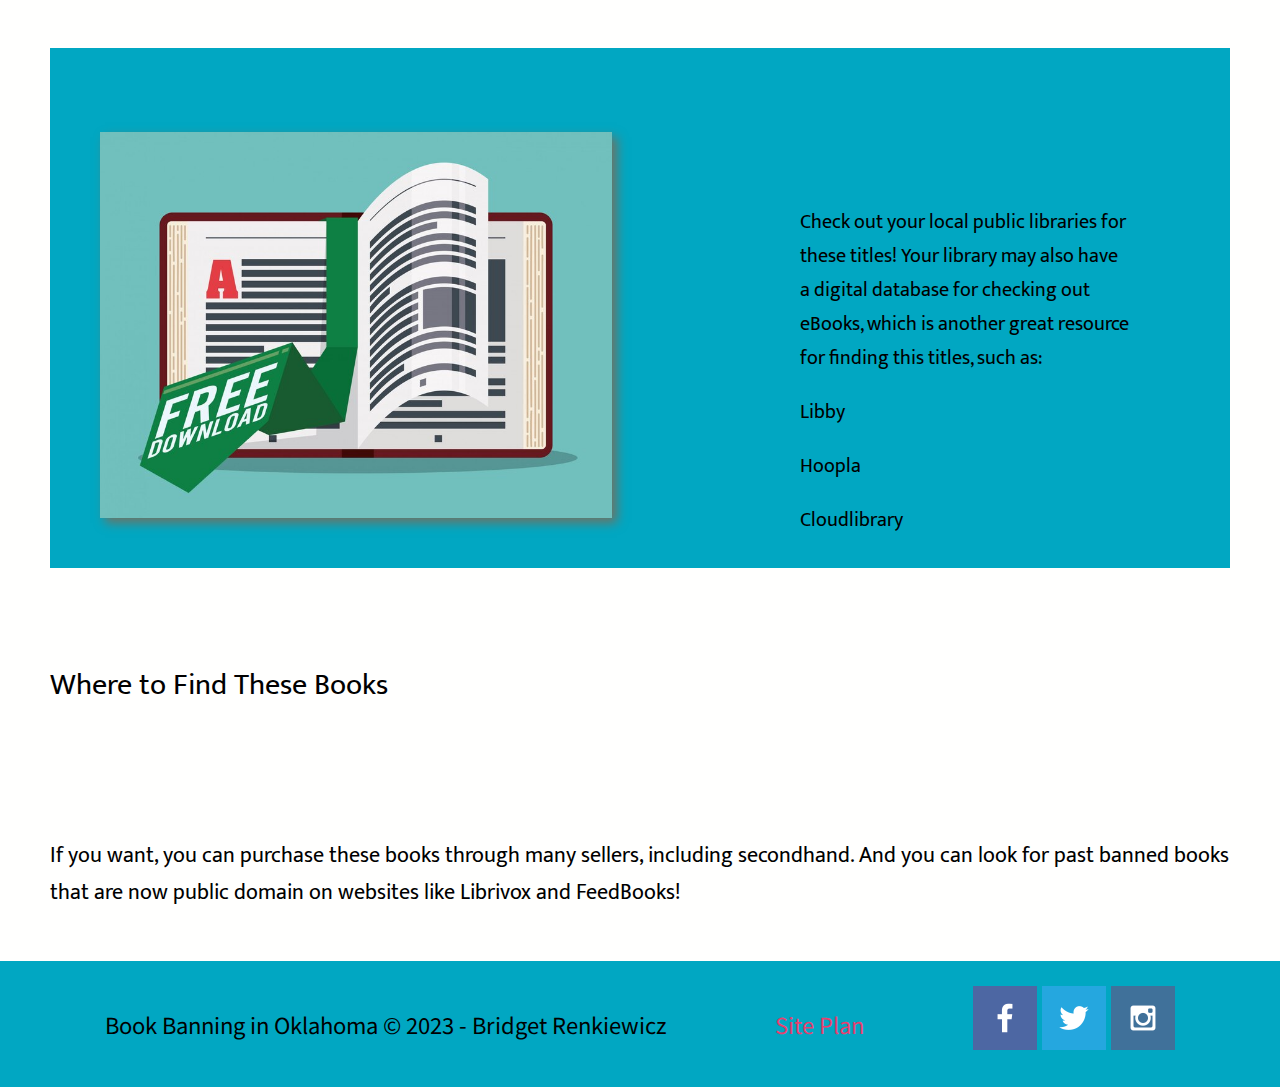
<file: bbok/currentbannedbooks.html>
<!DOCTYPE html>
<html lang="en">
<head>
    <link rel="stylesheet" href="styles/style.css">
    <meta charset="UTF-8">
    <meta http-equiv="X-UA-Compatible" content="IE=edge">
    <meta name="viewport" content="width=device-width, initial-scale=1.0">
    <title>Book Banning in Oklahoma - Home</title>
</head>
<body>
    <header>
        <a id="logo_link" href="index.html">
            <img class="logo" src="images/logo.png" alt="Read Banned Books Logo">
        </a>
        <nav>
            <a href="index.html">Home</a>
            <a href="currentbannedbooks.html">Current Banned Books</a>
            <a href="bannedbookclub.html">Banned Book Club</a>
        </nav>
    </header>
    <div id="skyline">
        <div id="skyline-box">
            <img id="skyline-img" src="images/oklahomaskyline.jpg" alt="Oklahoma Skyline">
        </div>
        <section id="skyline-msg">
            <h5 class="page2-title">Current Banned Books</h5>
        </section>
    </div>
    <main class="page2-grid">
        <section id="okschoolheading">
            <h6>Banned Books in Oklahoma Schools</h6>
        </section>
        <div class="okschools-msg">
            <p>There are currently 39 books banned across many school districts in Oklahoma: </p>
            <ol type="1">
                <li>"Bless Me, Ultima" by Rudolfo Anaya</li>
                <li>"I Know Why The Caged Bird Sings" by Maya Angelou</li>
                <li>"Infandous" by Elana K. Arnold</li>
                <li>"Whale Talk" by Chris Crutcher</li>
                <li>"Narrative of the Life of Frederick Douglass" by Frederick Douglass</li>
                <li>"I Was Here" by Gayle Forman</li>
                <li>"Symptoms of Being Human" by Jeff Garvin</li>
                <li>"Melissa (George)" by Alex Gino</li>
                <li>"Bad for You (Sea Breeze Series)" by Abbi Glines</li>
                <li>"Lord of the Flies" by William Golding</li>
                <li>"Looking for Alaska" by John Green</li>
                <li>"Speak" by Anderson, Laurie Halse</li>
                <li>"A Raisin in the Sun" by Lorraine Hansberry</li>
                <li>"The Outsiders" by S.E. Hinton</li>
                <li>"Burned (Burned Series)" by Ellen Hopkins</li>
                <li>"Crank (Crank Series)" by Ellen Hopkins</li>
                <li>"Their Eyes Were Watching God" by Zora Neale Hurston</li>
                <li>"Brave New World" by Aldous Huxley</li>
                <li>"To Kill a Mockingbird" by Harper Lee</li>
                <li>"Hold Me Closer: The Tiny Cooper Story (Will Grayson, Will Grayson Series)" by David Levithan</li>
                <li>"For Black Girls Like Me" by Mariama J. Lockington</li>
                <li>"A Court of Frost and Starlight" by Sarah J. Maas</li>
                <li>"Fairest: Levana's Story (The Lunar Chronicles Series)" by Marissa Meyer</li>
                <li>"Eclipse (Twilight Series)" by Stephenie Meyer</li>
                <li>"The Bluest Eye" by Toni Morrison</li>
                <li>"Before I Fall" by Lauren Oliver</li>
                <li>"Broken Things" by Lauren Oliver</li>
                <li>"Bridge to Terabithia" by Katherine Paterson</li>
                <li>"Mastiff (Beka Cooper Series)" by Tamora Pierce</li>
                <li>"All American Boys" by Jason Reynolds</li>
                <li>"House of Furies (House of Furies Series)" by Madeleine Roux</li>
                <li>"The Lovely Bones" by Alice Sebold</li>
                <li>"Between Shades of Gray" by Ruta Sepetys</li>
                <li>"The Way I Used to Be" by Amber Smith</li>
                <li>"Of Mice and Men" by John Steinbeck</li>
                <li>“The Hiding Place” by Corrie Ten Boom</li>
                <li>“The Hate U Give” by Angie Thomas</li>
                <li>“Suicide Notes From Beautiful Girls” by Lynn Weingarten</li>
                <li>“The Dark Descent of Elizabeth Frankenstein” by Kiersten White</li>
            </ol>
        </div>
        <div id="background3"></div>
        <img class="ebook" src="images/ebookdownload.jpg" alt="eBook Download">
        <div class="ebookheading">
            <p>Where to Find These Books</p>
        </div>
        <div class="ebook-msg">
            <p>Check out your local public libraries for these titles! Your library may also have a digital database for checking out eBooks, which is another great resource for finding this titles, such as: </p>
            <p>Libby</p>
            <p>Hoopla</p>
            <p>Cloudlibrary</p>
        </div>
        <div class="morebooks">
            <p>If you want, you can purchase these books through many sellers, including secondhand. And you can look for past banned books that are now public domain on websites like Librivox and FeedBooks! </p>
        </div>
    </main>
    <footer>
        <p>Book Banning in Oklahoma &copy; 2023 - Bridget Renkiewicz</p>
        <p><a href="site-plan.html">Site Plan</a></p>
        <div class="social">
            <a href="https://facebook.com" target="_blank">
                <img src="images/facebook.png" alt="fb icon">
            </a>
            <a href="https://twitter.com" target="_blank">
                <img src="images/twitter.png" alt="twitter icon">
            </a>
            <a href="https://instagram.com" target="_blank">
                <img src="images/instagram.png" alt="instagram icon">
            </a>
        </div>
    </footer>
</body>
</html>
</file>
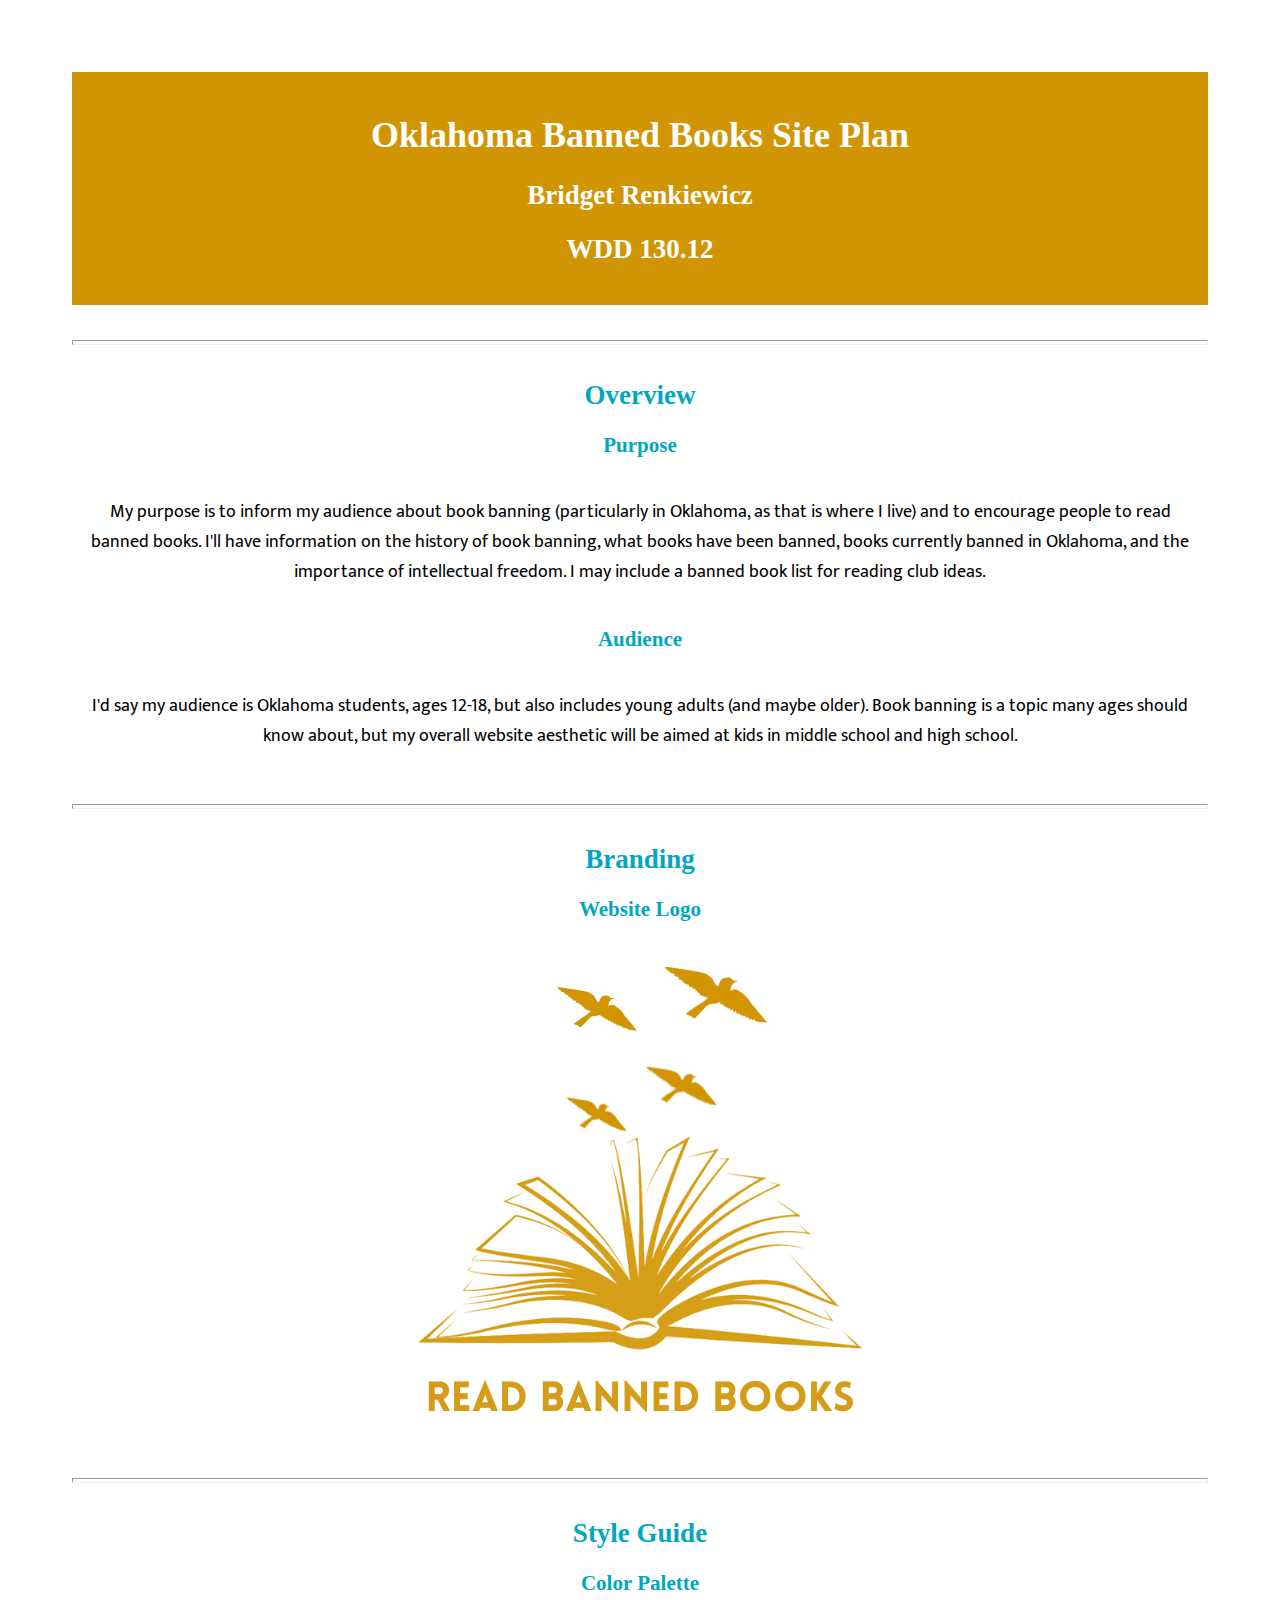
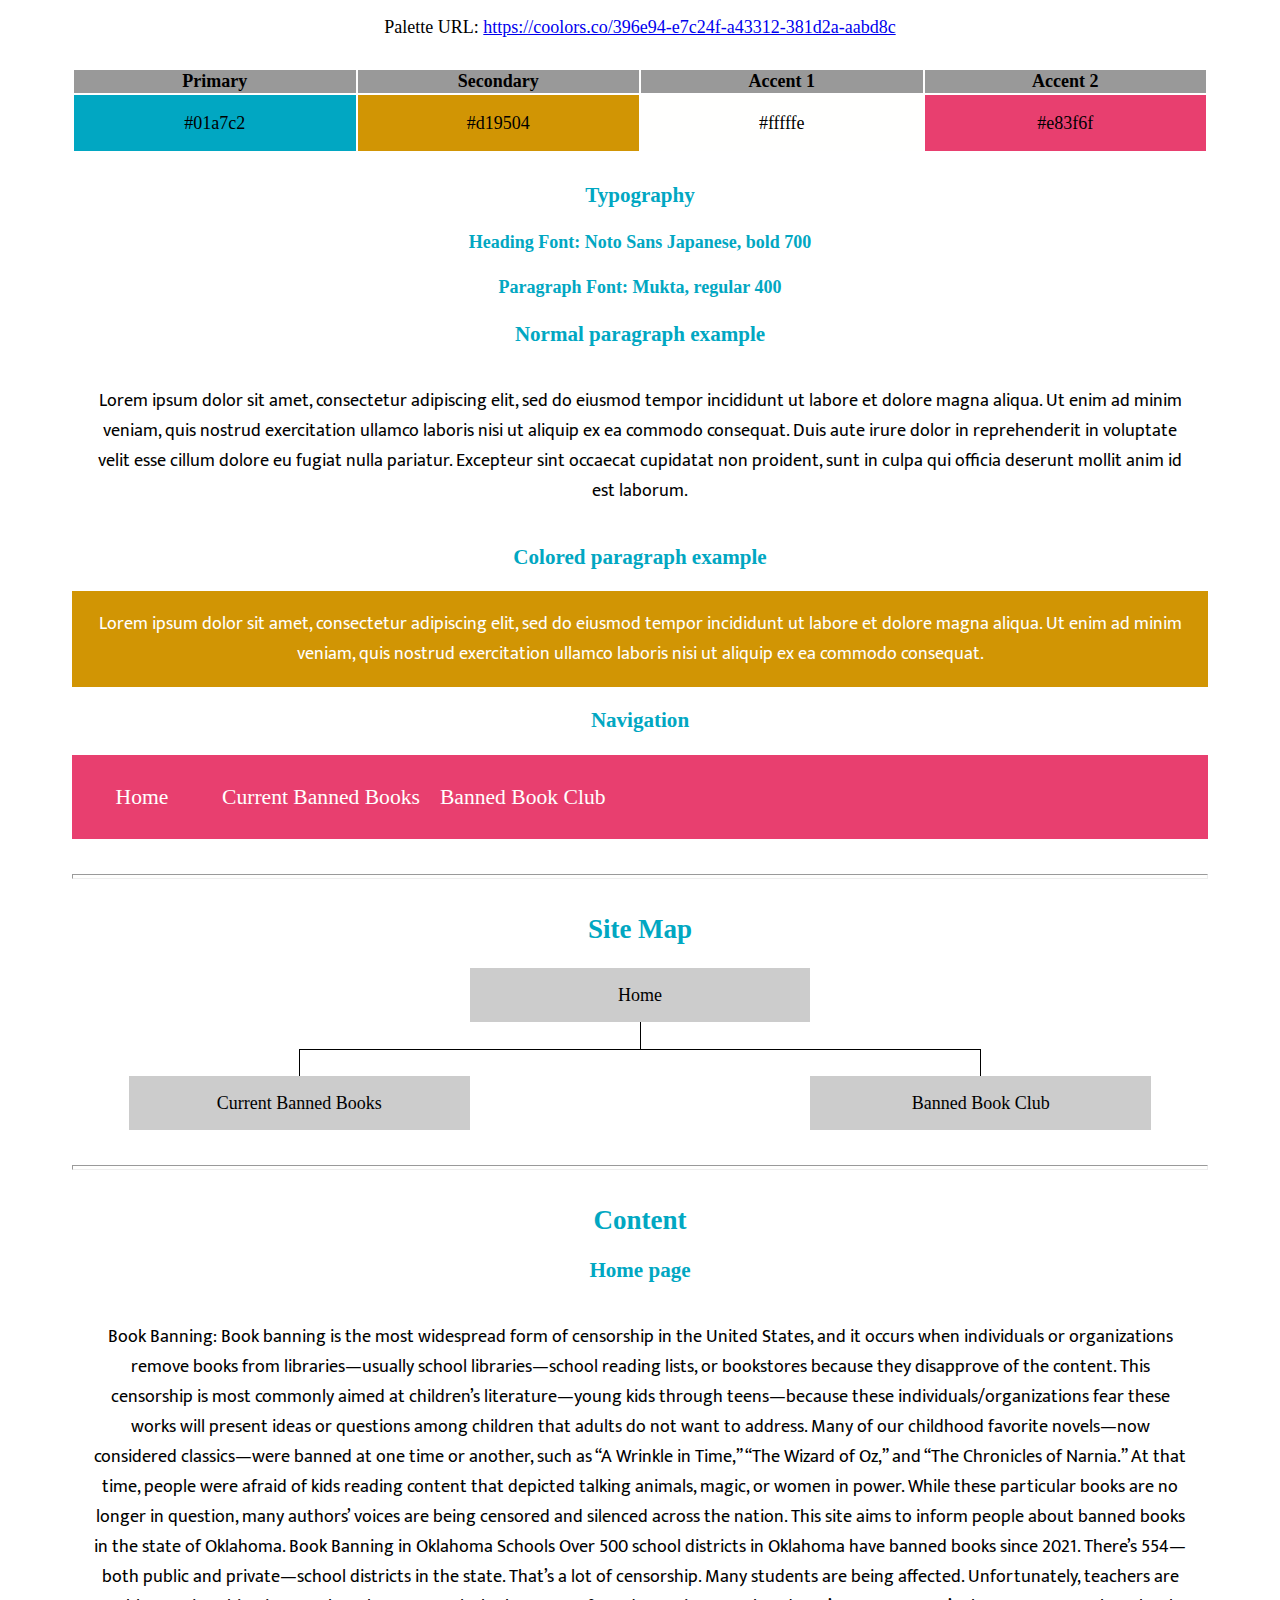
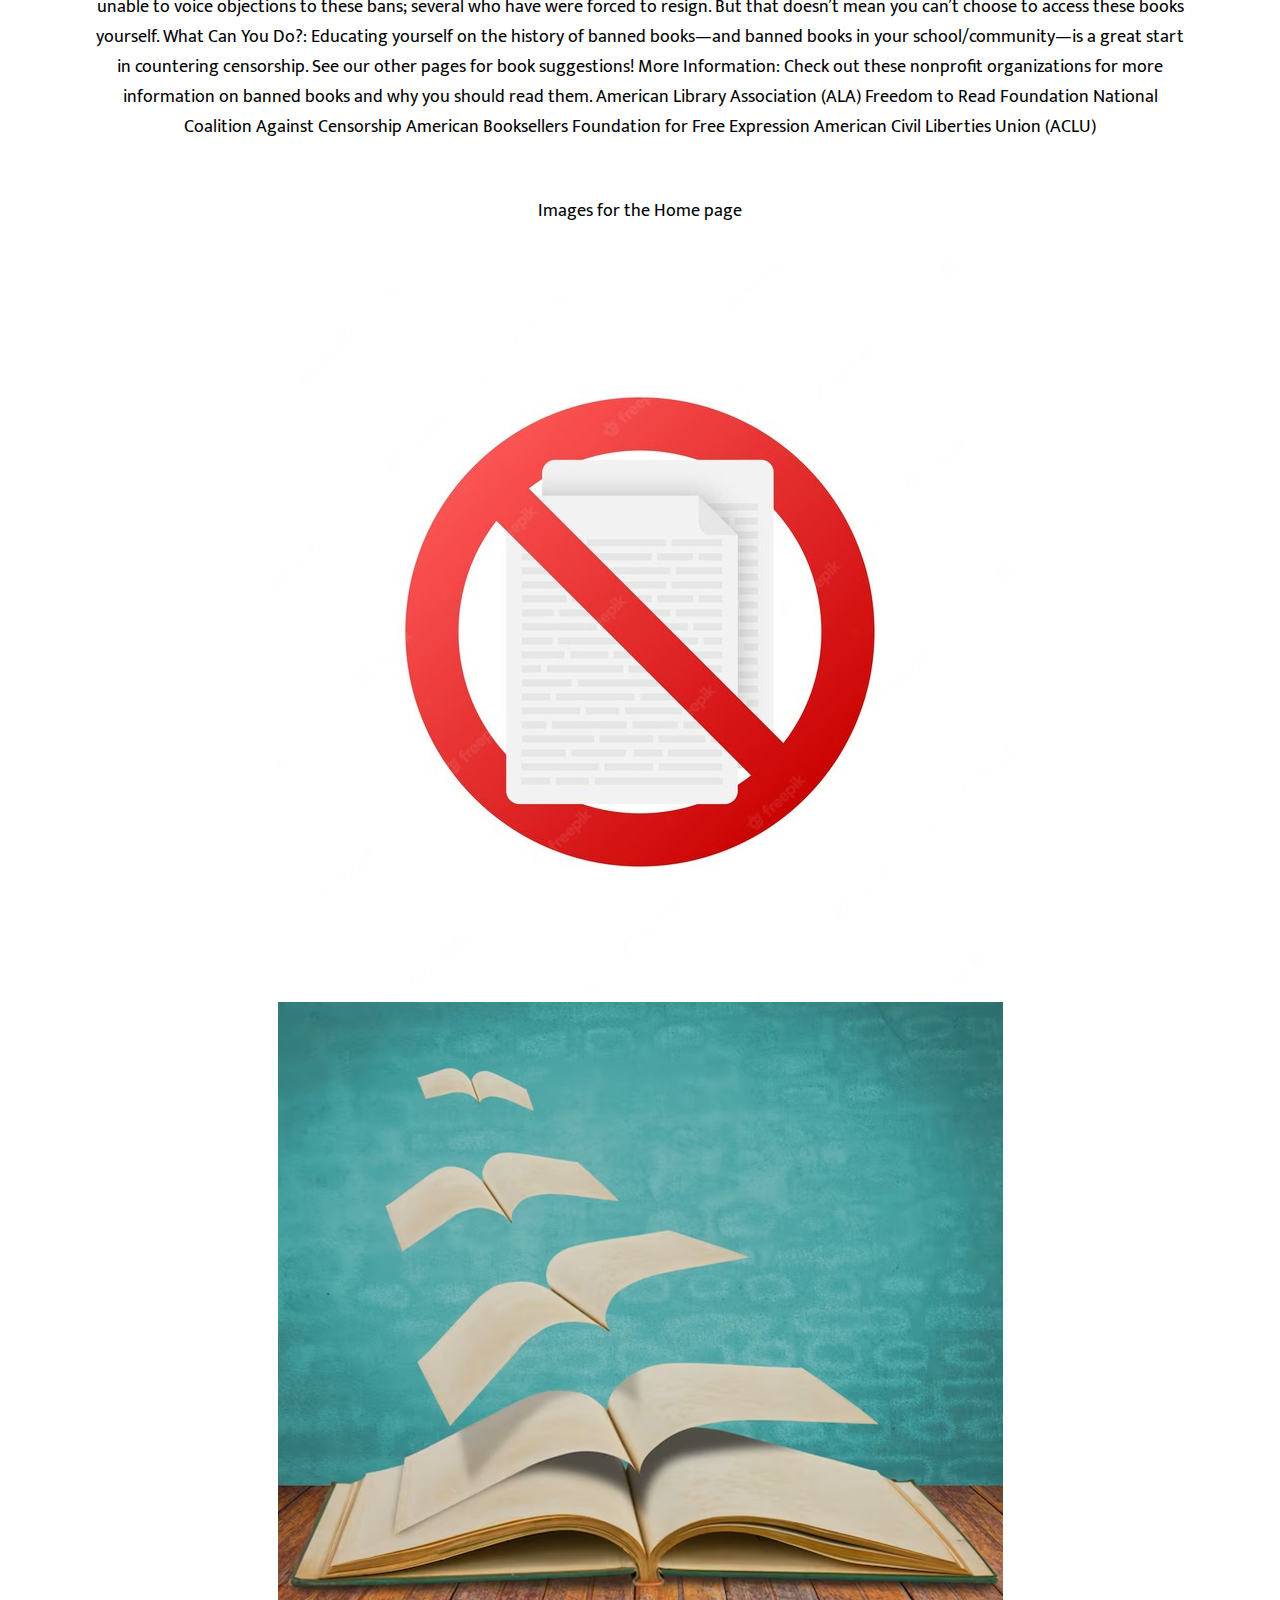
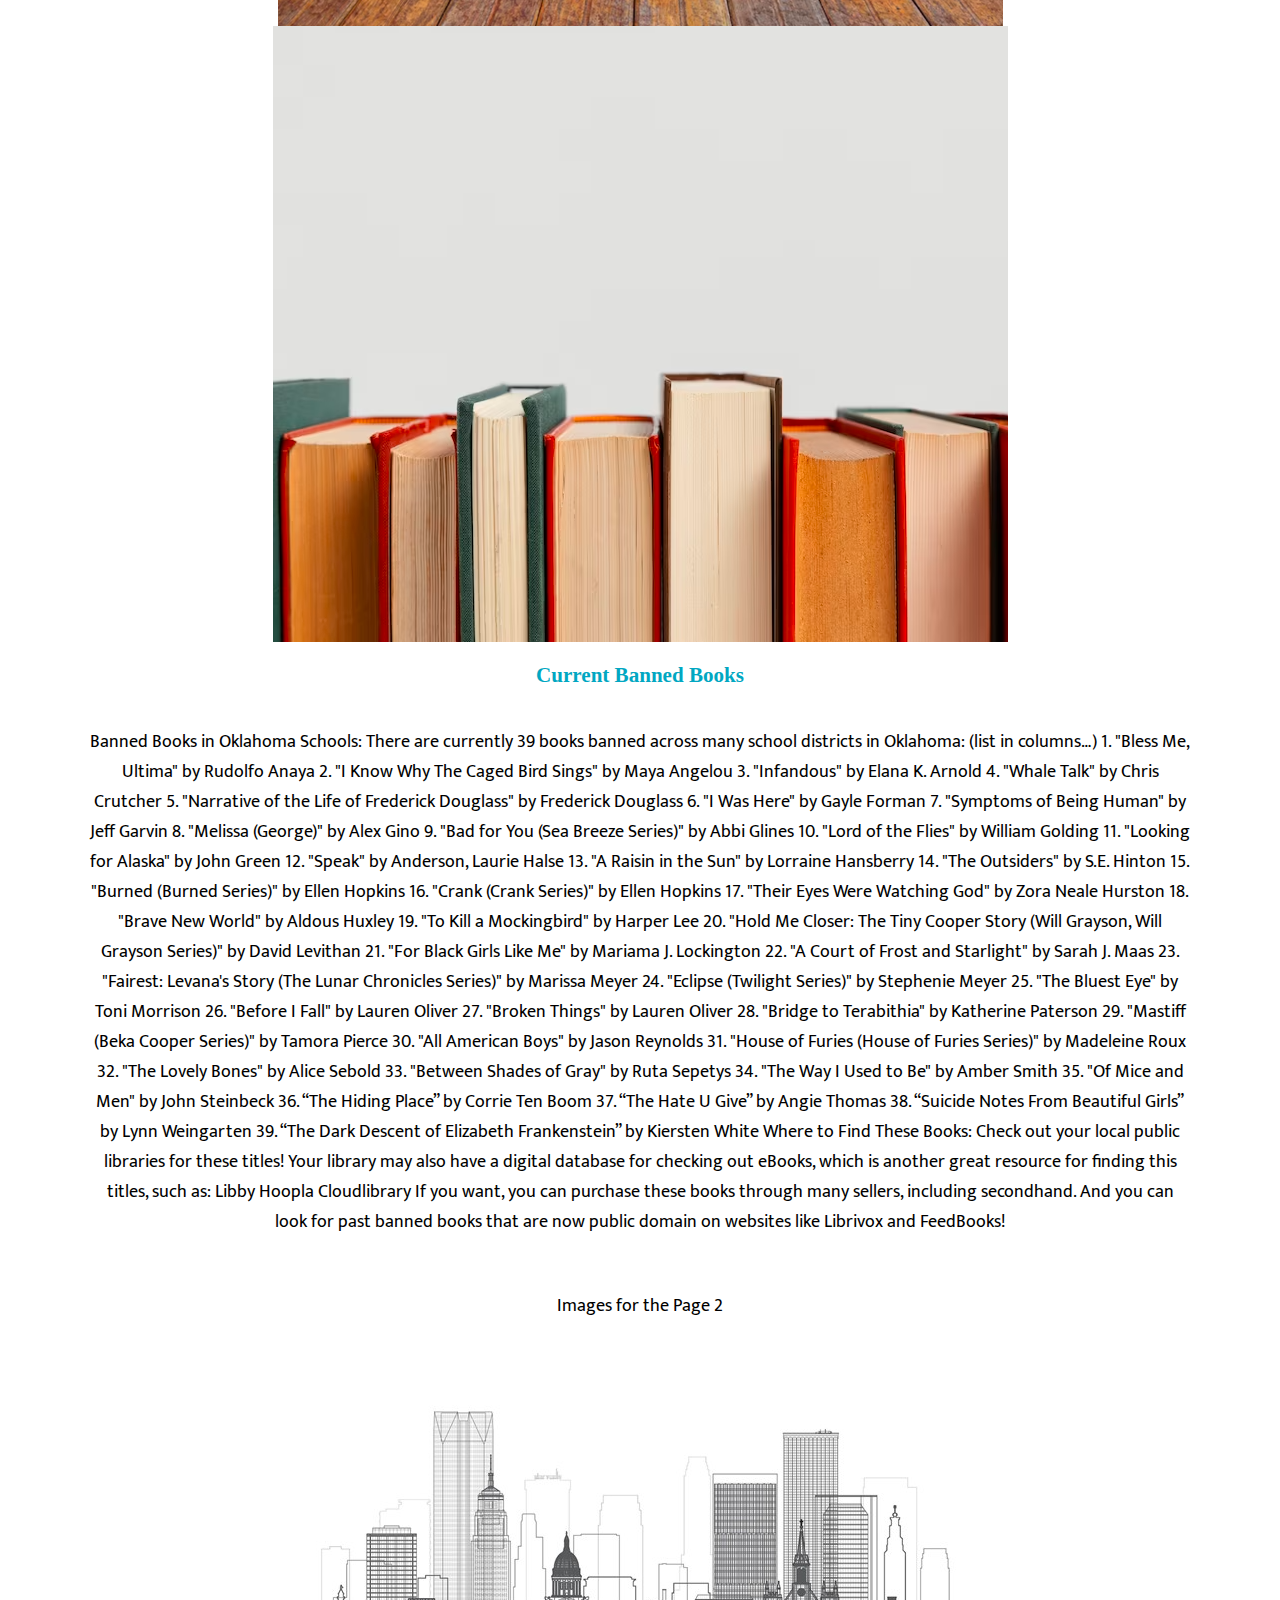
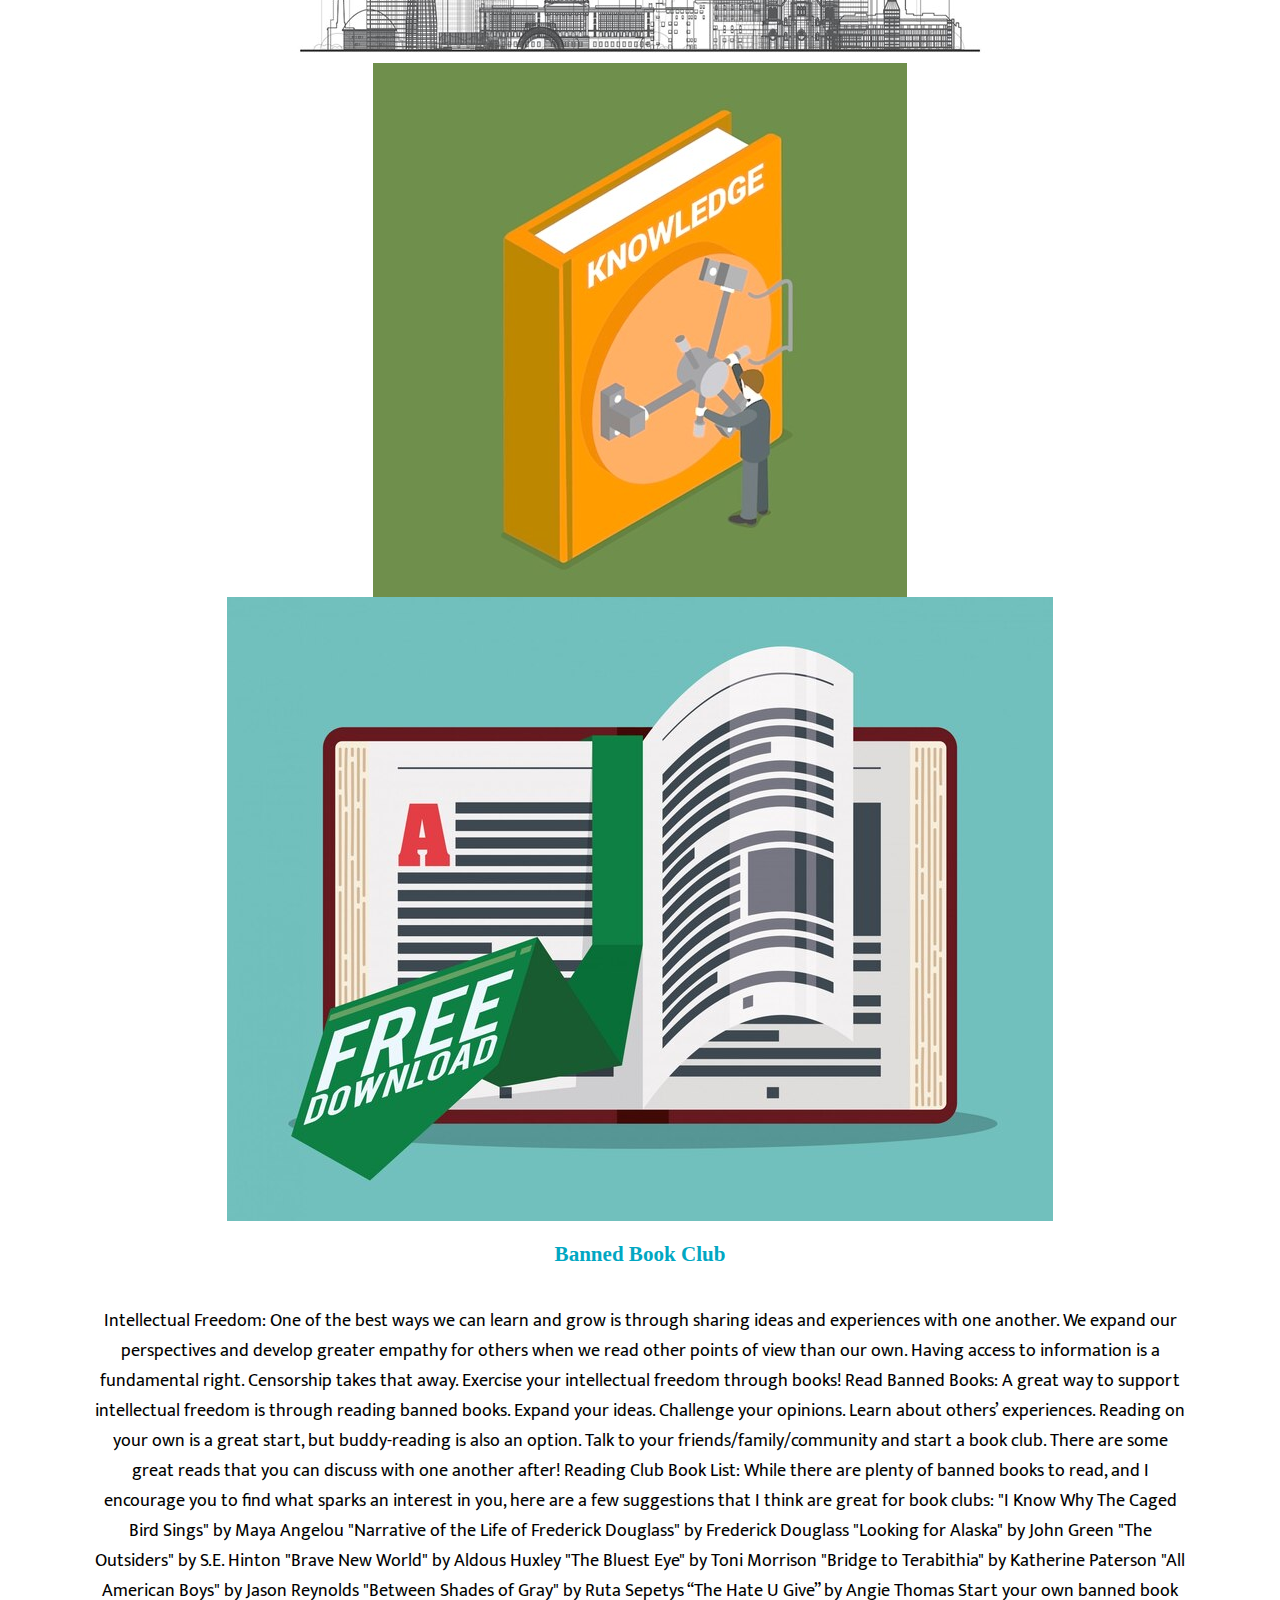
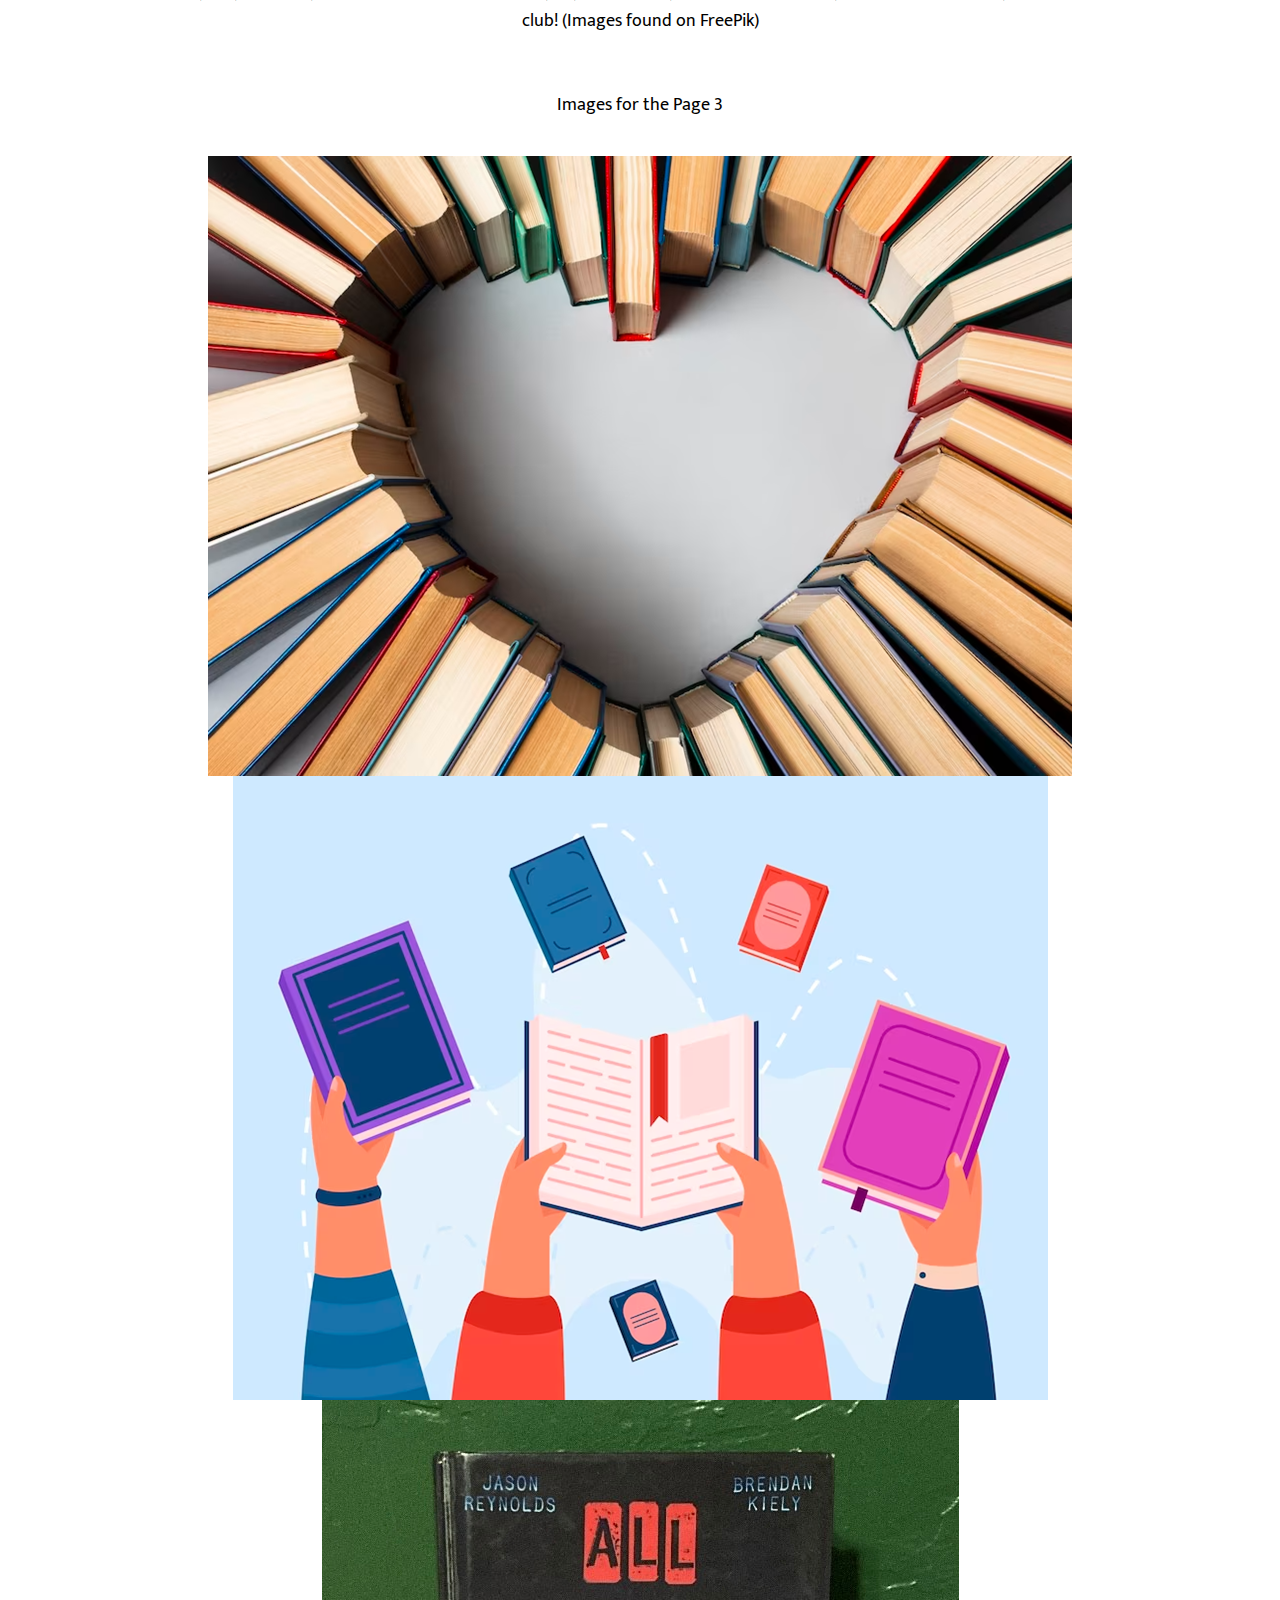
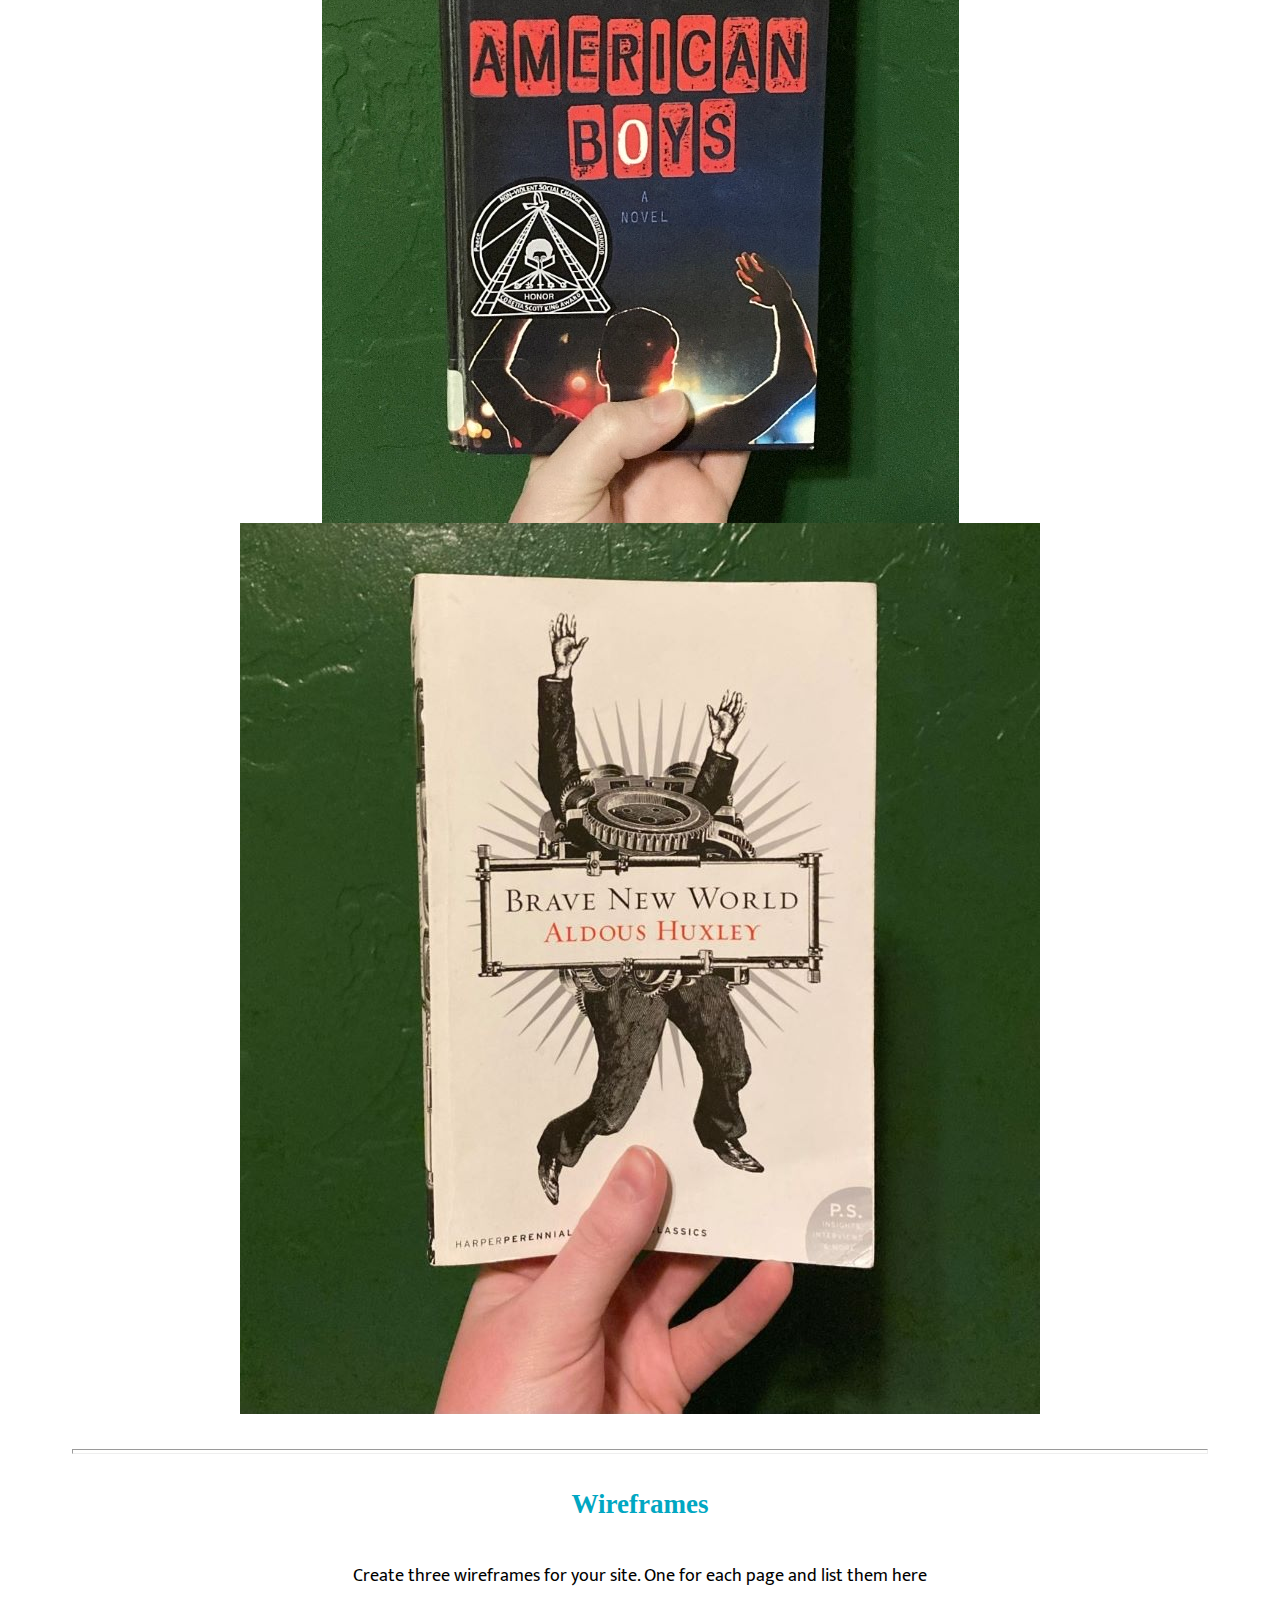
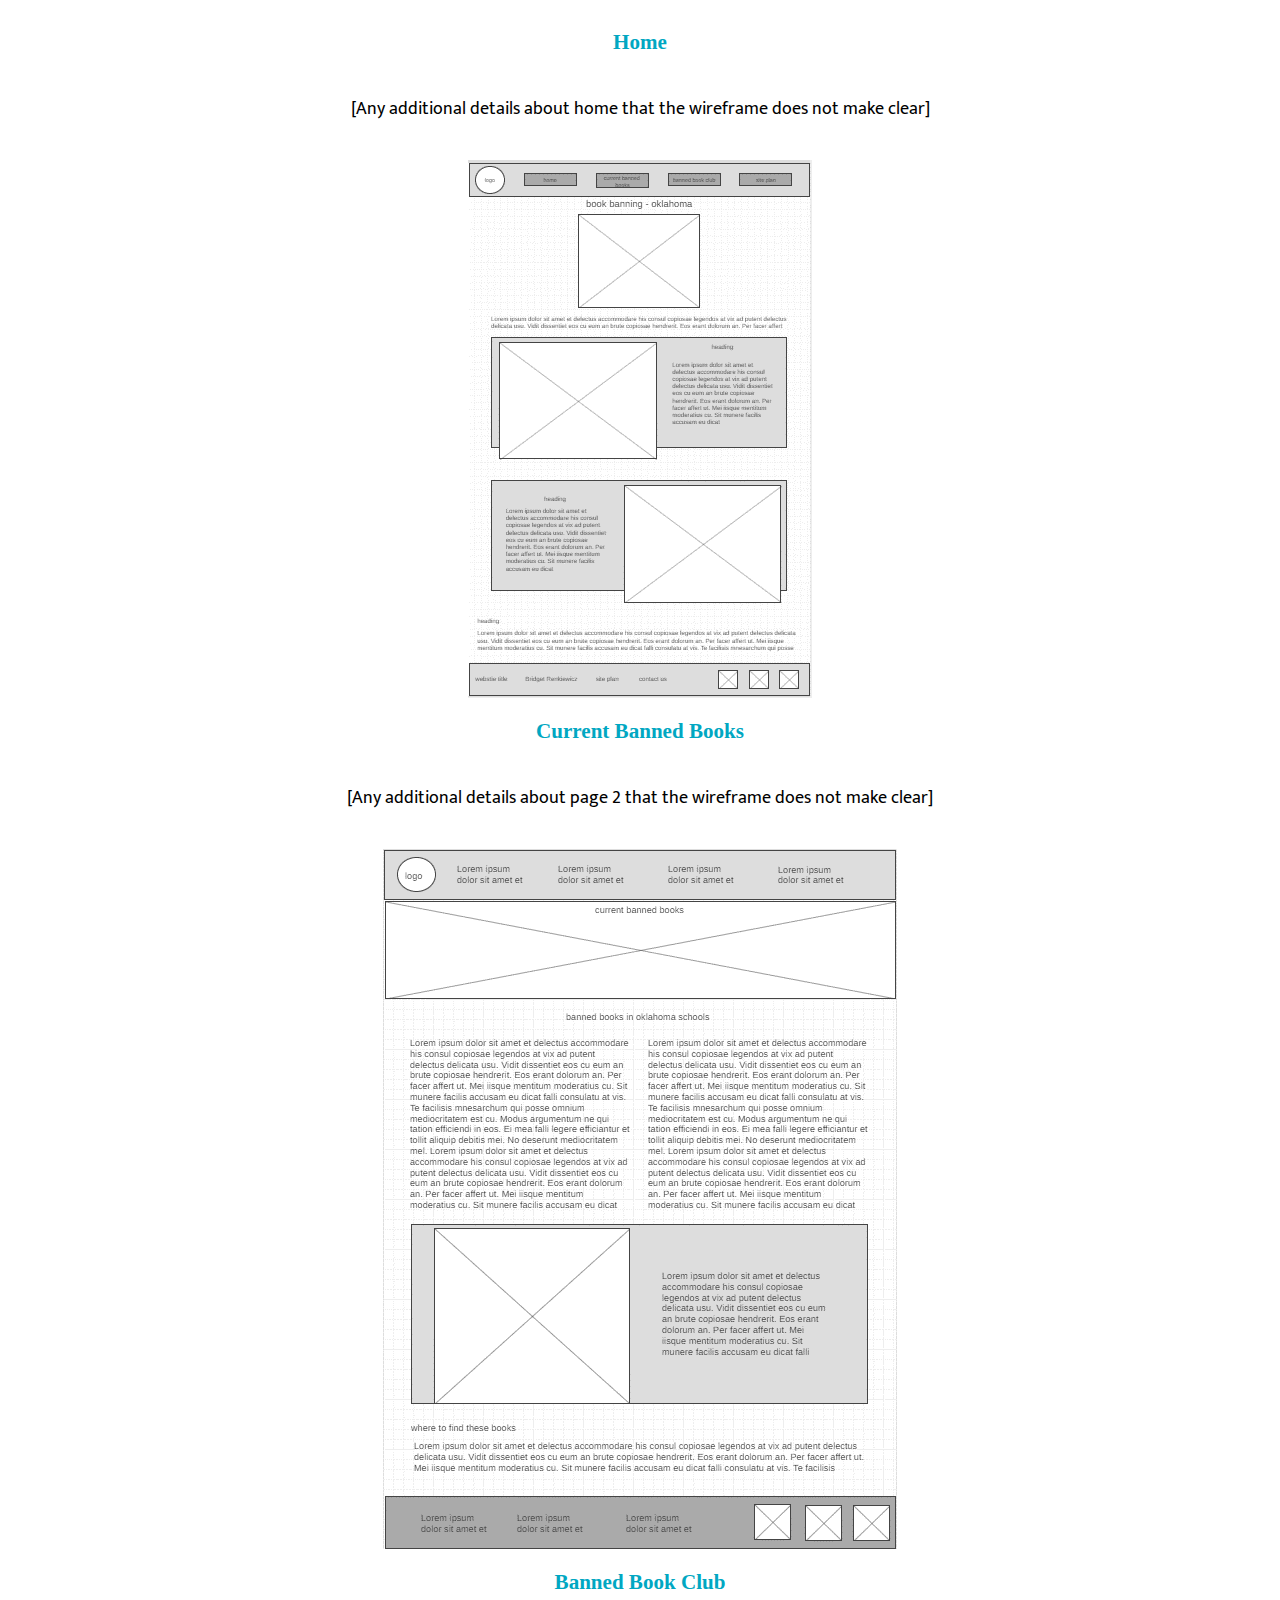
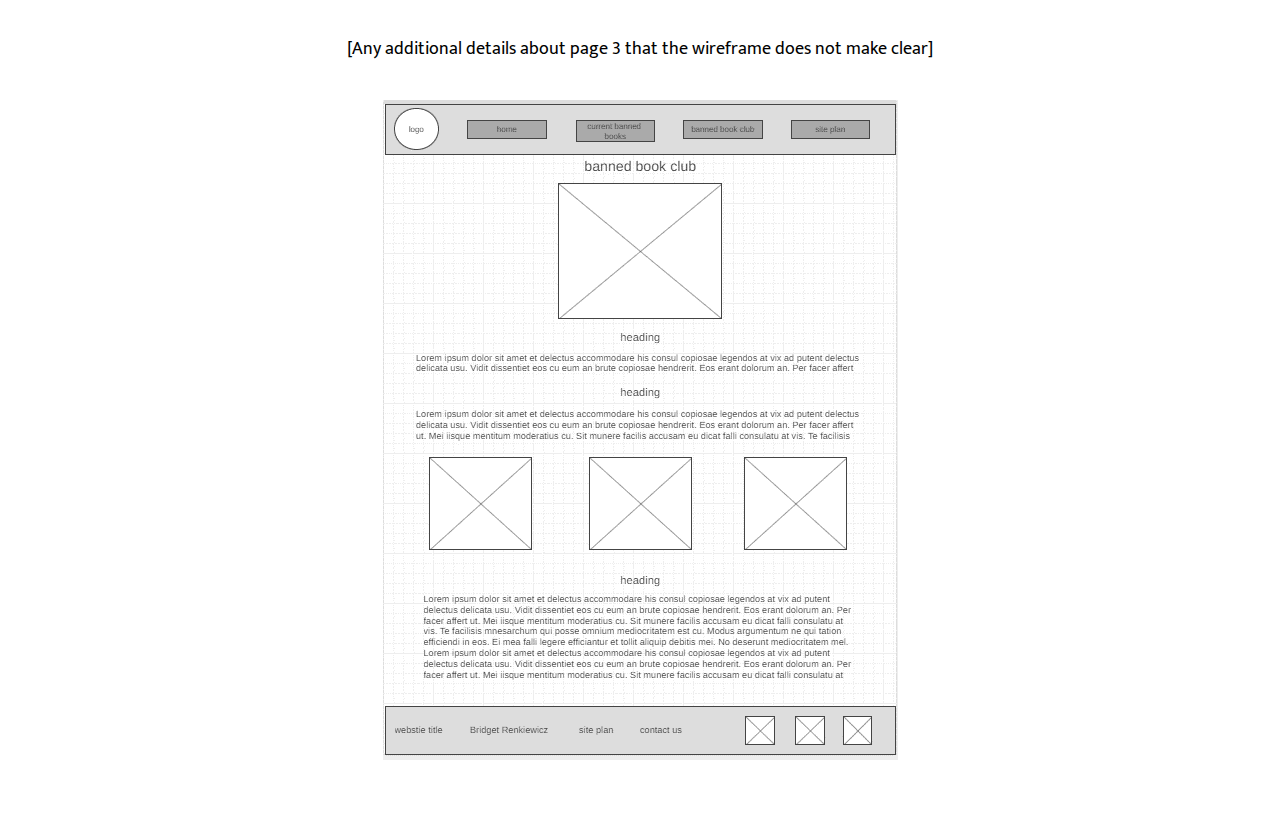
<file: bbok/site-plan.html>
<!DOCTYPE html>
<html lang="en-us">
    
  <head>
    <meta charset="utf-8">
    <title>Site Plan</title>
    <link type="text/css" rel="stylesheet" href="styles/site-plan.css">
  </head>

  <body>
    <header>
      <h1>Oklahoma Banned Books Site Plan</h1>
      <h2>Bridget Renkiewicz</h2>
      <h2>WDD 130.12</h2>
      <!-- In the header above, add the name or your site, your name and class number. For example if you are in section 3 you would put WDD 130.03 -->
    </header>
    <main>

      <!-- ------------------------Steps 2-3------------------------------ -->
      <hr>
      <h2>Overview</h2>
      <h3>Purpose</h3>
      <p>My purpose is to inform my audience about book banning (particularly in Oklahoma, as that is where I live) and to encourage people to read banned books. I'll have information on the history of book banning, what books have been banned, books currently banned in Oklahoma, and the importance of intellectual freedom. I may include a banned book list for reading club ideas.</p>  <!-- change this -->


      <h3>Audience</h3>
      <p>I'd say my audience is Oklahoma students, ages 12-18, but also includes young adults (and maybe older). Book banning is a topic many ages should know about, but my overall website aesthetic will be aimed at kids in middle school and high school.</p>  <!-- change this -->

      <hr>
      <h2>Branding</h2>
      <h3>Website Logo</h3>
      <!-- Replace this with some sort of logo for your site.  A logo can be as simple as the name of your site in a nice font :) -->
      <img src="images/logo.png" alt="Logo image">
      <hr>
      <h2>
        Style Guide
      </h2>

      <!-- ------------------------Steps 4-8------------------------------ -->

      <h3>
        Color Palette
      </h3>
      <!--  The colors you choose for a website are one of the most important decisions you will make. Follow the instructions on the activity in iLearn then return and replace the color codes below with the hex color codes (the 6 digit numbers that show at the bottom of each color) for the colors you have chosen below.  You should have at least 2 colors but do not have to fill in all 4 if you do not need them.  -->

      <!-- Copy and paste the URL to your finished palette below Make sure to paste it into both spots -->
      Palette URL: <a href="https://coolors.co/396e94-e7c24f-a43312-381d2a-aabd8c" target="_blank">https://coolors.co/396e94-e7c24f-a43312-381d2a-aabd8c</a>


      <table class="colors">
        <tr><th>Primary</th><th>Secondary</th><th>Accent 1</th><th>Accent 2</th></tr>
        <!-- Replace the numbers in the boxes below with your hex color codes. Then switch to the site-plan.css file and change your colors there as well. -->
        <tr><td class="primary">#01a7c2</td><td class="secondary">#d19504</td><td class="accent1">#fffffe</td><td class="accent2">#e83f6f</td></tr>
      </table>

      <!-- ------------------------Step 9------------------------------ -->

      <h3>
        Typography
      </h3>
      <!-- Choose a font for your paragraphs (body copy) and headlines. What font(s) have you chosen? Why did you choose what you did?  Make sure to review the list of web safe fonts at W3Schools.org as a starting point.  Think also about which of your colors above you might use for background and font colors. -->

      <h4>
        Heading Font: Noto Sans Japanese, bold 700 <!-- change this -->
      </h4>
      <h4>
        Paragraph Font: Mukta, regular 400 <!-- change this -->
      </h4>
      <h3>
        Normal paragraph example
      </h3>
      <p>
        Lorem ipsum dolor sit amet, consectetur adipiscing elit, sed do eiusmod tempor incididunt ut labore et dolore magna aliqua. Ut enim ad minim veniam, quis nostrud exercitation ullamco laboris nisi ut aliquip ex ea commodo consequat. Duis aute irure dolor in reprehenderit in voluptate velit esse cillum dolore eu fugiat nulla pariatur. Excepteur sint occaecat cupidatat non proident, sunt in culpa qui officia deserunt mollit anim id est laborum.
      </p>
      <h3>
        Colored paragraph example
      </h3>
      <p class="colored">
        Lorem ipsum dolor sit amet, consectetur adipiscing elit, sed do eiusmod tempor incididunt ut labore et dolore magna aliqua. Ut enim ad minim veniam, quis nostrud exercitation ullamco laboris nisi ut aliquip ex ea commodo consequat. 
      </p>

      <!-- ------------------------Step 10------------------------------ -->

      <h3>
        Navigation
      </h3>
      <!-- Think about how you want your navigation bar to look. In the site-plan.css file change the colors to your colors to get the look you desire. --> 
      <nav>
        <a href="#">Home</a>
        <a href="#">Current Banned Books</a>
        <a href="#">Banned Book Club</a>
      </nav>
      <hr>
      <h2>
        Site Map
      </h2>
      <div class="sitemap">
        <div class="sm-home">
          Home
        </div>
        <div class="sm-page2">
          Current Banned Books <!-- change this -->
        </div>
        <div class="sm-page3">
          Banned Book Club  <!-- change this -->
        </div>

        <div class="top">
          &nbsp;
        </div>
        <div class="left">
          &nbsp;
        </div>
        <div class="right">
          &nbsp;
        </div>

      </div>

      <!-- --------Content Section -------------- -->
      <hr>
      <h2>
        Content
      </h2>
      <h3>Home page</h3>
      <p>
        Book Banning:
        Book banning is the most widespread form of censorship in the United States, and it occurs when individuals or organizations remove books from libraries—usually school libraries—school reading lists, or bookstores because they disapprove of the content. 
        This censorship is most commonly aimed at children’s literature—young kids through teens—because these individuals/organizations fear these works will present ideas or questions among children that adults do not want to address. 
        Many of our childhood favorite novels—now considered classics—were banned at one time or another, such as “A Wrinkle in Time,” “The Wizard of Oz,” and “The Chronicles of Narnia.” At that time, people were afraid of kids reading content that depicted talking animals, magic, or women in power. 
        While these particular books are no longer in question, many authors’ voices are being censored and silenced across the nation. This site aims to inform people about banned books in the state of Oklahoma.
        Book Banning in Oklahoma Schools
        Over 500 school districts in Oklahoma have banned books since 2021. There’s 554—both public and private—school districts in the state. That’s a lot of censorship. Many students are being affected. Unfortunately, teachers are unable to voice objections to these bans; several who have were forced to resign. But that doesn’t mean you can’t choose to access these books yourself. 
        What Can You Do?:
        Educating yourself on the history of banned books—and banned books in your school/community—is a great start in countering censorship. See our other pages for book suggestions!
        More Information:
        Check out these nonprofit organizations for more information on banned books and why you should read them. 
        American Library Association (ALA) 
        Freedom to Read Foundation
        National Coalition Against Censorship
        American Booksellers Foundation for Free Expression
        American Civil Liberties Union (ACLU)

      </p>
      <p>Images for the Home page</p>
        <img src="images/cancelsign.jpg" alt="image for homepage">
        <img src="images\flyingpages.png" alt="image for homepage">
        <img src="images/bookrow.png" alt="image for homepage">

      </ul>
      <h3>Current Banned Books</h3>
      <p>
        Banned Books in Oklahoma Schools:
There are currently 39 books banned across many school districts in Oklahoma:
(list in columns…)
1.	"Bless Me, Ultima" by Rudolfo Anaya
2.	"I Know Why The Caged Bird Sings" by Maya Angelou
3.	"Infandous" by Elana K. Arnold
4.	"Whale Talk" by Chris Crutcher
5.	"Narrative of the Life of Frederick Douglass" by Frederick Douglass
6.	"I Was Here" by Gayle Forman
7.	"Symptoms of Being Human" by Jeff Garvin
8.	"Melissa (George)" by Alex Gino
9.	"Bad for You (Sea Breeze Series)" by Abbi Glines
10.	"Lord of the Flies" by William Golding
11.	"Looking for Alaska" by John Green
12.	"Speak" by Anderson, Laurie Halse
13.	"A Raisin in the Sun" by Lorraine Hansberry
14.	"The Outsiders" by S.E. Hinton
15.	"Burned (Burned Series)" by Ellen Hopkins
16.	"Crank (Crank Series)" by Ellen Hopkins
17.	"Their Eyes Were Watching God" by Zora Neale Hurston
18.	"Brave New World" by Aldous Huxley
19.	"To Kill a Mockingbird" by Harper Lee
20.	"Hold Me Closer: The Tiny Cooper Story (Will Grayson, Will Grayson Series)" by David Levithan
21.	"For Black Girls Like Me" by Mariama J. Lockington 
22.	"A Court of Frost and Starlight" by Sarah J. Maas 
23.	"Fairest: Levana's Story (The Lunar Chronicles Series)" by Marissa Meyer 
24.	"Eclipse (Twilight Series)" by Stephenie Meyer
25.	"The Bluest Eye" by Toni Morrison
26.	"Before I Fall" by Lauren Oliver  
27.	"Broken Things" by Lauren Oliver
28.	"Bridge to Terabithia" by Katherine Paterson 
29.	"Mastiff (Beka Cooper Series)" by Tamora Pierce 
30.	"All American Boys" by Jason Reynolds 
31.	"House of Furies (House of Furies Series)" by Madeleine Roux 
32.	"The Lovely Bones" by Alice Sebold
33.	"Between Shades of Gray" by Ruta Sepetys
34.	"The Way I Used to Be" by Amber Smith
35.	"Of Mice and Men" by John Steinbeck
36.	“The Hiding Place” by Corrie Ten Boom
37.	“The Hate U Give” by Angie Thomas
38.	“Suicide Notes From Beautiful Girls” by Lynn Weingarten
39.	“The Dark Descent of Elizabeth Frankenstein” by Kiersten White
Where to Find These Books:
Check out your local public libraries for these titles! Your library may also have a digital database for checking out eBooks, which is another great resource for finding this titles, such as:
Libby
Hoopla
Cloudlibrary
If you want, you can purchase these books through many sellers, including secondhand. And you can look for past banned books that are now public domain on websites like Librivox and FeedBooks!

      </p>
      <p>Images for the Page 2</p>
        <img src="images/oklahomaskyline.jpg" alt="image for page">
        <img src="images/lockedbook.jpg" alt="image for page">
        <img src="images/ebookdownload.jpg">

      </ul>
      <h3>Banned Book Club</h3>
      <p>
        Intellectual Freedom:
        One of the best ways we can learn and grow is through sharing ideas and experiences with one another. We expand our perspectives and develop greater empathy for others when we read other points of view than our own. 
Having access to information is a fundamental right. Censorship takes that away. Exercise your intellectual freedom through books!
Read Banned Books:
A great way to support intellectual freedom is through reading banned books. Expand your ideas. Challenge your opinions. Learn about others’ experiences. 
Reading on your own is a great start, but buddy-reading is also an option. Talk to your friends/family/community and start a book club. There are some great reads that you can discuss with one another after!
Reading Club Book List:
While there are plenty of banned books to read, and I encourage you to find what sparks an interest in you, here are a few suggestions that I think are great for book clubs:
"I Know Why The Caged Bird Sings" by Maya Angelou
"Narrative of the Life of Frederick Douglass" by Frederick Douglass
"Looking for Alaska" by John Green
"The Outsiders" by S.E. Hinton
"Brave New World" by Aldous Huxley
"The Bluest Eye" by Toni Morrison
"Bridge to Terabithia" by Katherine Paterson 
"All American Boys" by Jason Reynolds 
"Between Shades of Gray" by Ruta Sepetys
“The Hate U Give” by Angie Thomas
Start your own banned book club!
(Images found on FreePik)

      </p>
      <p>Images for the Page 3</p>
        <img src="images/bookheart.png" alt="image for page3">
        <img src="images/bookclub.png" alt="image for page3">
        <img src="images\reynoldsbook.JPG">
        <img src="images\huxleybook.JPG">

      </ul>
      <hr>
      <h2>
        Wireframes
      </h2>
      <p>
        Create three wireframes for your site. One for each page and list them here</p>

      <h3>Home</h3>
      <p>         
        [Any additional details about home that the wireframe does not make clear]
      </p>
      <img src="images\home wireframe.png" alt="home page wireframe">

      <h3>Current Banned Books</h3>
      <p>         
        [Any additional details about page 2 that the wireframe does not make clear]
      </p>
      <img src="images\current list wireframe.png" alt="page 2 wireframe">

      <h3>Banned Book Club</h3>
      <p>         
        [Any additional details about page 3 that the wireframe does not make clear]
      </p>
      <img src="images\book club wireframe.png" alt="page 3 wireframe">
    </main>
  </body>

</html>
</file>
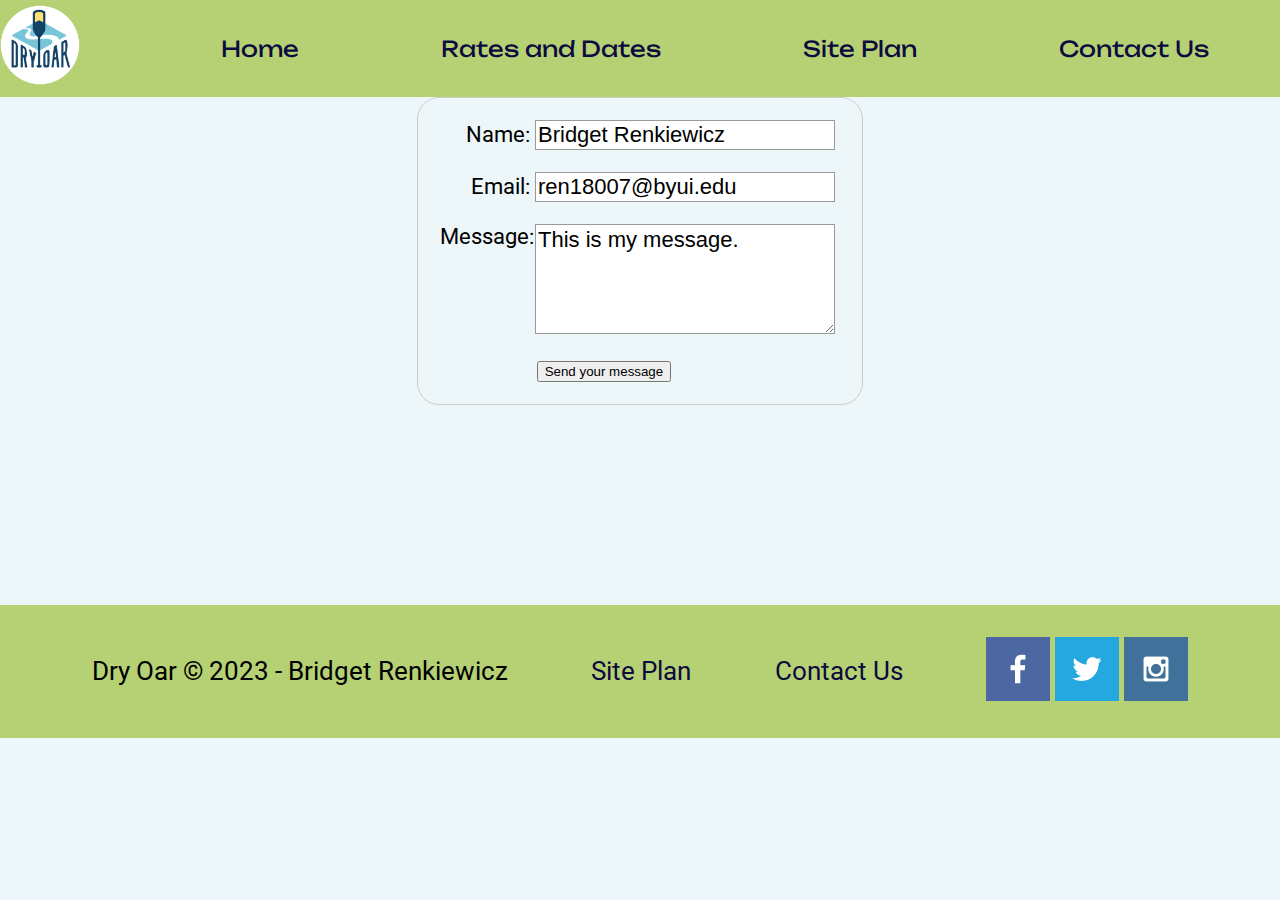
<file: wwr/contactus.html>
<!DOCTYPE html>
<html lang="en">
<head>
    <link rel="stylesheet" href="styles/style.css">
    <meta charset="UTF-8">
    <meta http-equiv="X-UA-Compatible" content="IE=edge">
    <meta name="viewport" content="width=device-width, initial-scale=1.0">
    <title>Whitewater Rafting Vacations - Dry Oar Boating - Contact Us</title>
    <style>
        form {
  /* Center the form on the page */
  margin: 0 auto;
  width: 400px;
  /* Form outline */
  padding: 1em;
  border: 1px solid #ccc;
  border-radius: 1em;
}

ul {
  list-style: none;
  padding: 0;
  margin: 0;
}

form li + li {
  margin-top: 1em;
}

label {
  /* Uniform size & alignment */
  display: inline-block;
  width: 90px;
  text-align: right;
}

input,
textarea {
  /* To make sure that all text fields have the same font settings
     By default, textareas have a monospace font */
  font: 1em sans-serif;

  /* Uniform text field size */
  width: 300px;
  box-sizing: border-box;

  /* Match form field borders */
  border: 1px solid #999;
}

input:focus,
textarea:focus {
  /* Additional highlight for focused elements */
  border-color: #000;
}

textarea {
  /* Align multiline text fields with their labels */
  vertical-align: top;

  /* Provide space to type some text */
  height: 5em;
}

.button {
  /* Align buttons with the text fields */
  padding-left: 90px; /* same size as the label elements */
}

button {
  /* This extra margin represent roughly the same space as the space
     between the labels and their text fields */
  margin-left: 0.5em;
}
#feedback {
    background-color: antiquewhite;
    position: absolute;
    top: 0;
    left: 0;
    right: 0;
    padding: .5em;
    /* make this element invisible until we are ready for it */
    display: none;      
}
.moveDown {
    margin-top: 3em;
}
    </style>
</head>
<body>
    <header>
        <a id="logo_link" href="index.html">
            <img class="logo" src="images/logo.png" alt="Dry Oar Logo">
        </a>
        <nav>
            <a href="index.html">Home</a>
            <a href="ratesanddates.html">Rates and Dates</a>
            <a href="site-plan-rafting.html">Site Plan</a>
            <a href="contactus.html">Contact Us</a>
        </nav>
    </header>
 <main>
    <div id="feedback"></div>
    <form action="/my-handling-form-page" method="post">
        <ul>
            <li>
              <label for="name">Name:</label>
              <input type="text" id="name" name="user_name" value="Bridget Renkiewicz"/>
            </li>
            <li>
              <label for="mail">Email:</label>
              <input type="email" id="mail" name="user_email" value="ren18007@byui.edu"/>
            </li>
            <li>
              <label for="msg">Message:</label>
              <textarea id="msg" name="user_message">This is my message.</textarea>
            </li>
            <li class="button">
                <button type="submit">Send your message</button>
              </li>
          </ul>
    </form>
    <script>
        // get the feedback div element so we can do something with it.
        const feedbackElement = document.getElementById('feedback');
        // get the form so we can read what was entered in it.
        const formElement = document.forms[0];
        // add a 'listener' to wait for a submission of our form. When that happens run the code below.
        formElement.addEventListener('submit', function(e) {
            // stop the form from doing the default action.
            e.preventDefault();
            // set the contents of our feedback element to a message letting the user know the form was submitted successfully. Notice that we pull the name that was entered in the form to personalize the message!
            feedbackElement.innerHTML = 'Hello '+ formElement.user_name.value +'! Thank you for your message. We will get back with you as soon as possible!';
            // make the feedback element visible.
            feedbackElement.style.display = "block";
            // add a class to move everything down so our message doesn't cover it.
            document.body.classList.toggle('moveDown');
        });
    </script>
 </main>
    <footer>
        <p>Dry Oar &copy; 2023 - Bridget Renkiewicz</p>
        <p><a href="site-plan-rafting.html">Site Plan</a></p>
        <p><a href="contactus.html">Contact Us</a></p>
        <div class="social">
            <a href="https://facebook.com" target="_blank">
                <img src="images/facebook.png" alt="fb icon">
            </a>
            <a href="https://twitter.com" target="_blank">
                <img src="images/twitter.png" alt="twitter icon">
            </a>
            <a href="https://instagram.com" target="_blank">
                <img src="images/instagram.png" alt="instagram icon">
            </a>
        </div>
    </footer>
</body>
</html>
</file>
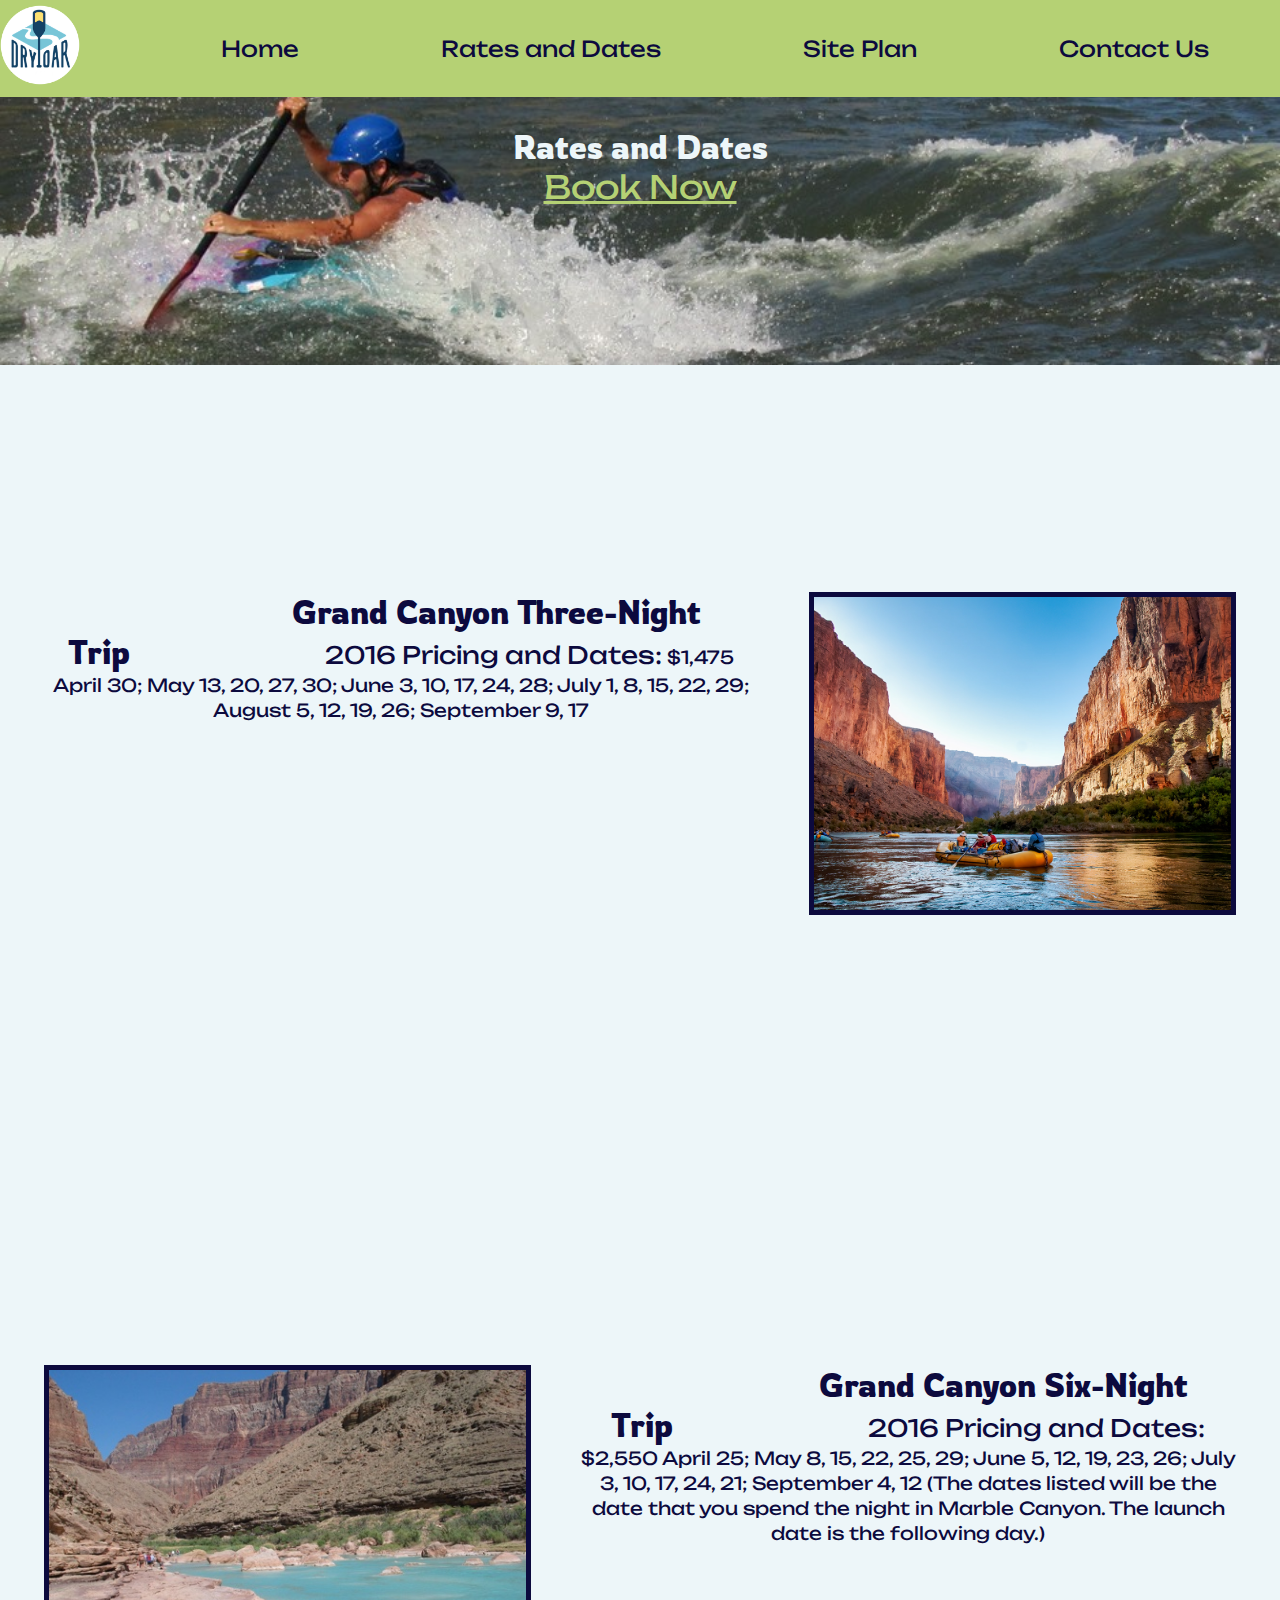
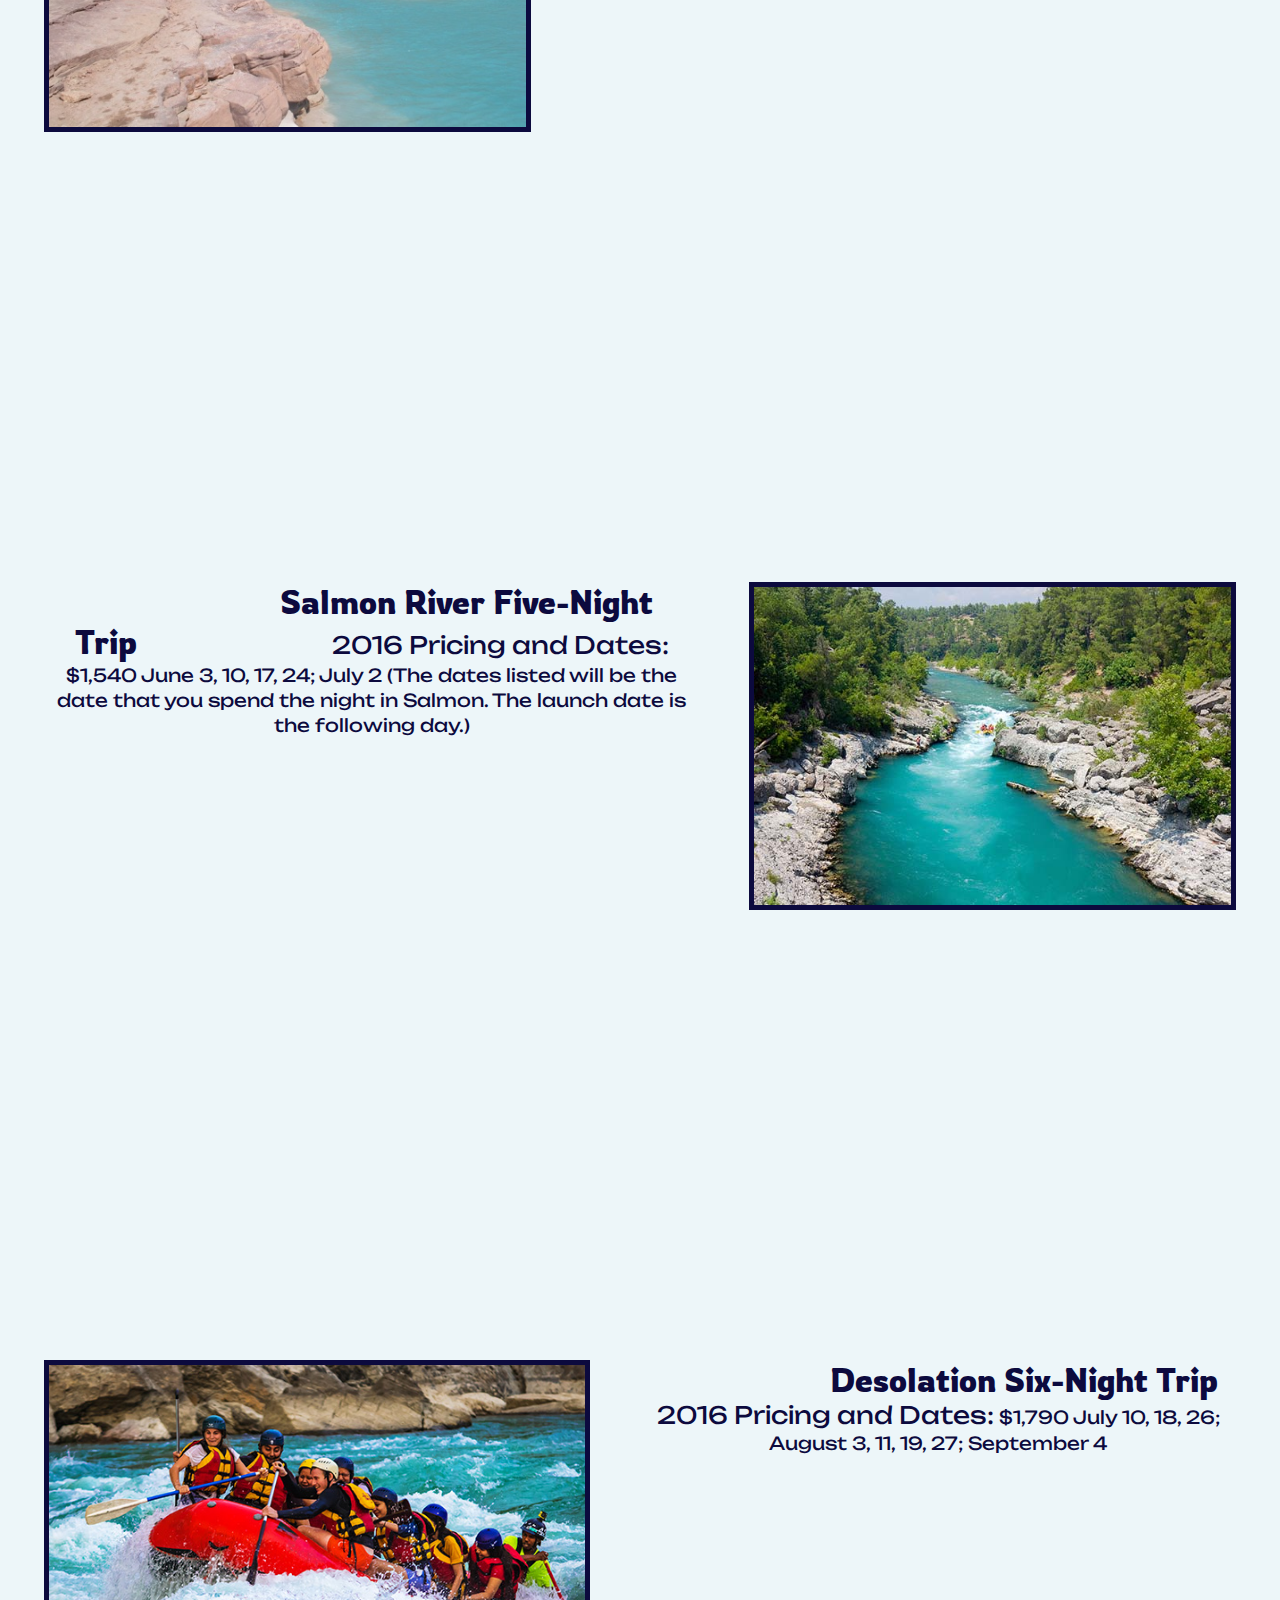
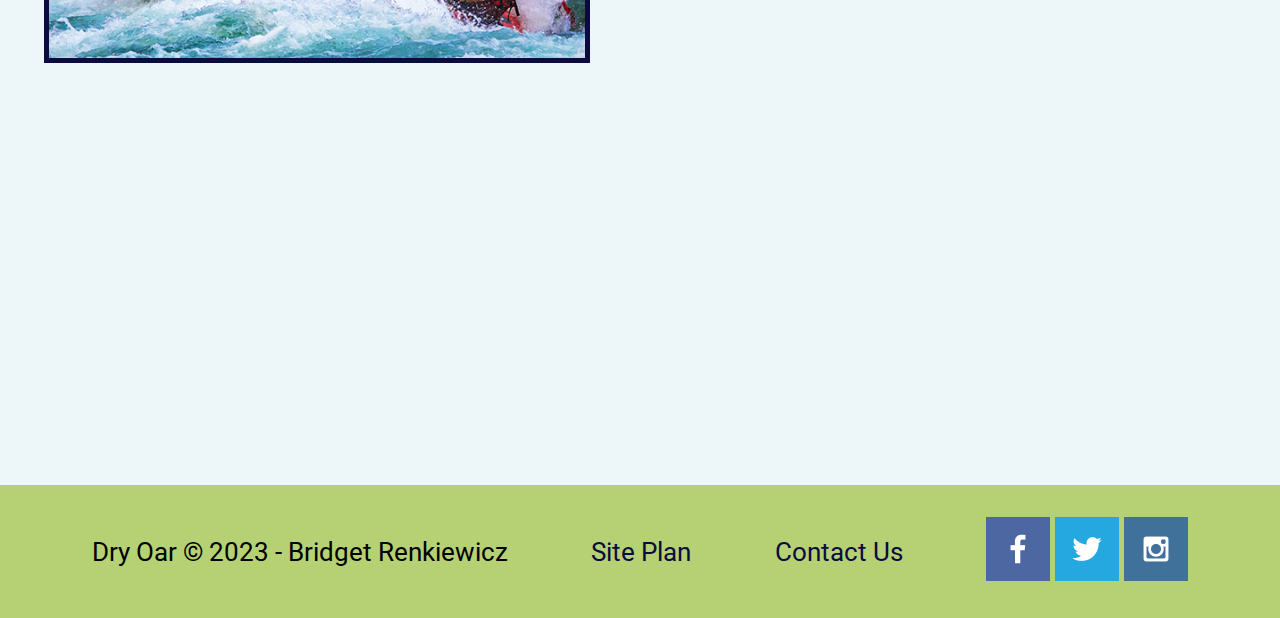
<file: wwr/ratesanddates.html>
<!DOCTYPE html>
<html lang="en">
<head>
    <link rel="stylesheet" href="styles/style.css">
    <meta charset="UTF-8">
    <meta http-equiv="X-UA-Compatible" content="IE=edge">
    <meta name="viewport" content="width=device-width, initial-scale=1.0">
    <title>Whitewater Rafting Vacations - Dry Oar Boating - Rates and Dates</title>
</head>
<body>
    <header>
        <a id="logo_link" href="index.html">
            <img class="logo" src="images/logo.png" alt="Dry Oar Logo">
        </a>
        <nav>
            <a href="index.html">Home</a>
            <a href="ratesanddates.html">Rates and Dates</a>
            <a href="site-plan-rafting.html">Site Plan</a>
            <a href="contactus.html">Contact Us</a>
        </nav>
    </header>
 <div id="banner">
    <div id="banner-box">
        <img id="banner-img" src="images\banner.jpg" alt="White Water Rafting">
    </div>
    <section id="banner-msg">
        <sh1 class="subpage-title" >Rates and Dates</sh1>
        <div class='bookbutton-box' >
            <a class='bookbutton' href="contactus.html" >Book Now</a>
        </div>
    </section>
 </div>
 <main class="ratesanddates-grid">
    <section class="grand1-info">
        <img class="grand1-img" src="images/grand canyon 1.jpg" alt="grand canyon rafting">
        <sh2>Grand Canyon Three-Night Trip</sh2>
        <sp>2016 Pricing and Dates:</sp>
        <sp2>$1,475 April 30; May 13, 20, 27, 30; June 3, 10, 17, 24, 28; July 1, 8, 15, 22, 29; August 5, 12, 19, 26; September 9, 17</sp2>
    </section>
    <section class="grand2-info">
        <img class="grand2-img" src="images/grand canyon 2.jpg" alt="grand canyon river">
        <sh2>Grand Canyon Six-Night Trip</sh2>
        <sp>2016 Pricing and Dates:</sp>
        <sp2>$2,550 April 25; May 8, 15, 22, 25, 29; June 5, 12, 19, 23, 26; July 3, 10, 17, 24, 21; September 4, 12</sp2>
        <sp3>(The dates listed will be the date that you spend the night in Marble Canyon. The launch date is the following day.)</sp3>
    </section>
    <section class="salmon-info">
        <img class="salmon-img" src="images/salmon river.jpg" alt="salmon river rafting">
        <sh2>Salmon River Five-Night Trip</sh2>
        <sp>2016 Pricing and Dates:</sp>
        <sp2>$1,540 June 3, 10, 17, 24; July 2</sp2>
        <sp3>(The dates listed will be the date that you spend the night in Salmon. The launch date is the following day.)</sp3>
    </section>
    <section class="desolation-info">
        <img class="desolation-img" src="images/desolation.jpg" alt="desolation rafting">
        <sh2>Desolation Six-Night Trip </sh2>
        <sp>2016 Pricing and Dates:</sp>
        <sp2>$1,790 July 10, 18, 26; August 3, 11, 19, 27; September 4</sp2>
    </section>
 </main>
    <footer>
        <p>Dry Oar &copy; 2023 - Bridget Renkiewicz</p>
        <p><a href="site-plan-rafting.html">Site Plan</a></p>
        <p><a href="contactus.html">Contact Us</a></p>
        <div class="social">
            <a href="https://facebook.com" target="_blank">
                <img src="images/facebook.png" alt="fb icon">
            </a>
            <a href="https://twitter.com" target="_blank">
                <img src="images/twitter.png" alt="twitter icon">
            </a>
            <a href="https://instagram.com" target="_blank">
                <img src="images/instagram.png" alt="instagram icon">
            </a>
        </div>
    </footer>
</body>
</html>
</file>
<file: bbok/styles/style.css>
@import url('https://fonts.googleapis.com/css2?family=Mukta&family=Noto+Sans+JP:wght@700&display=swap');

#content {
    max-width: 1600px;
    margin: 0 auto;
}
div.content{
    max-width: 1600px;
    margin: 0 auto;
}
nav {
    display: flex;
    justify-content: space-around;
    }
    nav a {
        font-family: 'Noto Sans JP', sans-serif;
        text-align: center; 
        font-size: 30px;
        color: black;
        text-decoration: none;
        padding: 35px;
    }
    nav a:hover {
        background-color: #e83f6f;
        color: #fffffe;
    }
    .logo {
        width: 80px;
        padding-top: 10px;
        padding-left: 10px;
    }
    header {
        background-color: #01a7c2;
        display: grid;
        grid-template-columns: 150px auto;
        margin-bottom: 25px;
    }
    footer {
        background-color: #01a7c2;
        padding: 25px 50px;
        margin-top: 50px;
        display: flex;
        justify-content: space-around;
        align-items: center;
    }
    footer p {
        font-family: 'Noto Sans JP', sans-serif;
        color: black;
    }
    footer a {
        font-family: 'Noto Sans JP', sans-serif;
        color: #e83f6f;
        text-decoration: none;
    }
    footer a:hover {
        color: #d19504;
    }
    footer p a:hover {
        font-family: 'Noto Sans JP', sans-serif;
        text-decoration: underline;
    }
    .home-title {
        font-family: 'Noto Sans JP', sans-serif;
        font-size: 2em;
        color: #d19504;
        margin-top: 100px;
        margin-left: 500px;
    }
    #background1 {
        height: 450px;
        background-color: #01a7c2;
        margin-left: 50px;
        margin-right: 50px;
        padding: 35px;
        margin-top: 50px;
        margin-bottom: 25px;
    }
    #background2 {
        height: 450px;
        background-color: #01a7c2;
        margin-left: 50px;
        margin-right: 50px;
        padding: 35px;
        margin-top: 400px;
        margin-bottom: 25px;
    }
    #cancel-img {
        display: block;
        margin-left: auto;
        margin-right: auto;
        width: 30%;
    }
    #cancel-msg hh1 {
        font-family: 'Noto Sans JP', sans-serif;
        text-align: center; 
    }
    body {
        background-color: #fffffe;
        font-family: 'Mukta', sans-serif;
        font-size: 22px;
        margin: 0;
        padding: 0;
    }
    .bb-info {
        font-family: 'Noto Sans JP', sans-serif;
        font-size: 1em;
        color: black;
        margin-left: 50px;
        margin-right: 50px;
    }
    .bookrow {
        width: 40%;
        box-shadow: 5px 5px 10px #6f7364;
        margin-top: -800px;
        margin-left: 150px;
    }
    .flyingpages {
        width: 40%;
        box-shadow: 5px 5px 10px #6f7364;
        margin-top: -800px;
        margin-left: 800px;
        margin-right: 50px;
    }
    h2 {
        font-family: 'Noto Sans JP', sans-serif;
        font-size: 30px;
        color: #d19504;
        font-weight: bold;
    }
    .br-msg {
        font-family: 'Noto Sans JP', sans-serif;
        font-size: 20px;
        color: black;
        margin-left: 800px;
        margin-right: 150px;
        margin-top: -535px;
    }
    h3 {
        font-family: 'Noto Sans JP', sans-serif;
        font-size: 30px;
        color: #d19504;
        font-weight: bold;
    }
    .fp-msg {
        font-family: 'Noto Sans JP', sans-serif;
        font-size: 20px;
        color: black;
        margin-left: 150px;
        margin-right: 800px;
        margin-top: -520px;
    }
    .moreinfo {
        font-family: 'Mukta', sans-serif;
        margin-left: 50px;
        margin-right: 50px;
        margin-top: 400px;
    }
    h4 {
        font-family: 'Noto Sans JP', sans-serif;
        font-size: 2em;
        color: #d19504;
        margin-top: 100px;
    }
    p {
        font-family: 'Mukta', sans-serif;
        font-size: 1em;
        color: black;
    }
    hr {
        clear: both;
        border: 1px solid transparent;
        height: 0px;
    }

    /* This is the start of my styles for subpage 1.*/

    #content {
        max-width: 1600px;
        margin: 0 auto;
    }

    div.content{
        max-width: 1600px;
        margin: 0 auto;
    }

    #skyline {
        display: grid;
        grid-template-columns: 1fr 3fr 1fr;
        margin-top: -100px;
    }
    #skyline-box {
        grid-column: 1/4;
        grid-row: 1/3;
        z-index: -1;
    }
    #skyline-msg {
        grid-column: 2/3;
        grid-row: 1/2;
        margin-top: 150px;
    }
    #skyline-msg h5 {
        font-family: 'Noto Sans JP', sans-serif;
        font-size: 2em;
        color: #d19504;
        font-weight: bold;
        text-align: center;
        margin-top: -10px;
    }
    #skyline-img {
        width: 100%;
    }
    h6 {
        font-family: 'Noto Sans JP', sans-serif;
        font-size: 40px;
        color: #d19504;
        text-align: center;
        margin-top: -5px;
    }
    .okschools-msg {
        font-family: 'Mukta', sans-serif;
        column-count: 2;
    }
    #background3 {
        height: 450px;
        background-color: #01a7c2;
        margin-left: 50px;
        margin-right: 50px;
        padding: 35px;
        margin-top: 50px;
        margin-bottom: 25px;
    }
    .ebook {
        width: 40%;
        box-shadow: 5px 5px 10px #6f7364;
        margin-top: -900px;
        margin-left: 100px;
        margin-bottom: 100px;
    }
    .ebook-msg {
        font-family: 'Noto Sans JP', sans-serif;
        font-size: 20px;
        color: black;
        margin-left: 800px;
        margin-right: 150px;
        margin-top: -535px;
    }
    .morebooks {
        font-family: 'Mukta', sans-serif;
        margin-left: 50px;
        margin-right: 50px;
        margin-top: 300px;
    }
    .ebookheading {
        font-size: 30px;
        font-family: 'Noto Sans JP', sans-serif;
        margin-left: 50px;
    }

        /* This is the start of my styles for subpage 2.*/

     #content {
         max-width: 1600px;
         margin: 0 auto;
    }

    div.content{
        max-width: 1600px;
        margin: 0 auto;
    }

    .bbcheading {
        font-family: 'Noto Sans JP', sans-serif;
        font-size: 40px;
        text-align: center;
        color: #d19504;
        margin-top: -25px;
    }
    .bookheart {
        display: block;
        margin-left: auto;
        margin-right: auto;
        width: 30%;
        margin-top: -25px;
        border: 10px solid #e83f6f;
    }
    .freedomheading {
        font-family: 'Noto Sans JP', sans-serif;
        font-size: 30px;
        text-align: center;
        color: #d19504;
    }
    .bbc-msg {
        font-family: 'Mukta', sans-serif;
        font-size: 20px;
        color: black;
        margin-left: 50px;
        margin-right: 50px;
    }
    .readheading {
        font-family: 'Noto Sans JP', sans-serif;
        font-size: 30px;
        text-align: center;
        color: #d19504;
    }
    .read {
        font-family: 'Mukta', sans-serif;
        font-size: 20px;
        color: black;
        margin-left: 50px;
        margin-right: 50px;
    }
    .reynolds {
        width: 20%;
        margin-left: 150px;
        border: 10px solid #01a7c2;
    }
    .bookclub {
        width: 30%;
        margin-left: 50px;
        margin-right: 50px;
        border: 10px solid #01a7c2;
    }
    .huxley {
        width: 20%;
        margin-right: 75px;
        border: 10px solid #01a7c2;
    }
    .club-heading {
        font-family: 'Noto Sans JP', sans-serif;
        font-size: 30px;
        text-align: center;
        color: #d19504;
    }
    .club-msg {
        font-family: 'Mukta', sans-serif;
        font-size: 20px;
        color: black;
        text-align: center;
    }
</file>
<file: wwr/styles/style.css>
@import url("https://fonts.googleapis.com/css2?family=Open+Sans:wght@300&family=Roboto&family=Rowdies:wght@300&family=Unbounded&display=swap");


h4 {
        font-family: 'Unbounded', 'Rowdies', cursive;
        margin: 0;
        color: #EDF6F9;
    }
h2 {
    margin: 0;
    }
    nav {
    display: flex;
    justify-content: space-around;
    }
    nav a {
        font-family: 'Unbounded', 'Rowdies', cursive;
        text-align: center; 
        color: #0C0A3E;
        text-decoration: none;
        padding: 35px;
    }
    .home-grid {
        padding: 1em 2em;
        display: grid;
        grid-template-columns: 1fr 1fr 1fr 1fr 1fr 1fr 1fr 1fr 1fr 1fr;
    }
    nav a:hover {
        background-color: #EB4511;
        color: #EDF6F9;
    }
    #content {
        max-width: 1600px;
        margin: 0 auto;
    }
    #background {
        height: 725px;
        background-color: #B5D174;
        margin: 0px;
        padding: 35px;
        grid-column: 1/11;
        grid-row: 4/9;
    }
    #hero {
        display: grid;
        grid-template-columns: 1fr 3fr 1fr;
        margin-top: -100px;
    }
    #hero-box {
        grid-column: 1/4;
        grid-row: 1/3;
        z-index: -1;
    }
    #hero-msg {
        grid-column: 2/3;
        grid-row: 1/2;
        margin-top: 100px;
    }
    #hero-msg h1 {
        font-family: 'Unbounded', 'Rowdies', cursive;
        text-align: center; 
    }
    #hero-msg h4 {
        font-family: 'Unbounded', 'Rowdies', cursive;
        text-align: center; 
        padding-bottom: 30px;
    }
    #hero-img {
        width: 100%;
    }
    .button-box {
        font-family: 'Unbounded', 'Rowdies', cursive;
        text-align: center; 
    }
    main section {
        font-family: 'Roboto', 'Open Sans', sans-serif;
        text-align: center; 
        margin: 200px 0;
        border: 10px;
    }
    body {
        background-color: #EDF6F9;
        font-family: 'Roboto', 'Open Sans', sans-serif;
        font-size: 22px;
        margin: 0;
        padding: 0;
    }
    header {
        background-color: #B5D174;
        display: grid;
        grid-template-columns: 150px auto;
    }
    footer {
        background-color: #B5D174;
        padding: 25px 50px;
        margin-top: 200px;
        display: flex;
        justify-content: space-around;
        align-items: center;
    }
    footer h3 {
        font-family: 'Unbounded', 'Rowdies', cursive;
        color: #0C0A3E;
    }
    footer a {
        font-family: 'Roboto', 'Open Sans', sans-serif;
        color: #0C0A3E;
        text-decoration: none;
    }
    footer a:hover {
        color: #B5D174;
    }
    footer p {
        font-family: 'Roboto', 'Open Sans', sans-serif;
        font-size: 1.2em;
    }
    footer p a:hover {
        font-family: 'Roboto', 'Open Sans', sans-serif;
        text-decoration: underline;
    }
    .book {
        font-family: 'Roboto', 'Open Sans', sans-serif;
        font-size: 18px; 
        background-color: #EB4511;
        color: #0C0A3E;
        text-decoration: none;
        padding: 15px 30px;
        margin-top: 50px;
        border-radius: 5px;
    }
    .book:hover {
        background-color: #EB4511;
        color: #B5D174;
    }
    .join {
        font-family: 'Roboto', 'Open Sans', sans-serif;
        font-size: 18px;
        background-color: #EB4511;
        color: #0C0A3E;
        text-decoration: none;
        padding: 15px 30px;
        margin-top: 50px;
        border-radius: 5px;
    }
    .join:hover {
        background-color: #EB4511;
        color: #B5D174;
    }
    div.content{
        max-width: 1600px;
        margin: 0 auto;
    }
    .msg {
        background-color: #B5D174;
        line-height: 1.5em;
        padding: 35px;
        grid-column: 6/10;
        grid-row: 6/7;
        box-shadow: 5px 5px 10px #6f7364;
        border: 10px solid #0C0A3E;
    }
    .msg h2 {
        font-family: 'Unbounded', 'Rowdies', cursive;
        color: #0C0A3E;
    }
    .msg p {
        font-family: 'Roboto', 'Open Sans', sans-serif;
        font-size: .8em;
        color: #0C0A3E;
        padding-bottom: 15px;
    }
    .home-title {
        font-family: 'Unbounded', 'Rowdies', cursive;
        font-size: 2em;
        color: #EDF6F9;
        margin-top: 10px;
    }
    .icon {
        width: 80px;
        padding-top: 10px;
    }
    .logo {
        width: 80px;
        padding-top: 5px;
    }
    .rivers-card {
        grid-column: 2/4;
        grid-row: 2/3;
        margin: 200px 0;
    }
    .camping-card {
        grid-column: 5/7;
        grid-row: 2/3;
        margin: 200px 0;
    }
    .rapids-card {
        grid-column: 8/10;
        grid-row: 2/3;
        margin: 200px 0;
    }
    .card-img{
        border: 10px solid #0C0A3E;
        width: 100%;
        transition: transform .5s;
        box-shadow: 5px 5px 10px #6f7364;
    }
    .card-img :hover {
        opacity: .6;
        transform: scale (1.1);
    }
    .mountains {
        width: 100%;
        grid-column: 2/7;
        grid-row: 5/8;
        box-shadow: 5px 5px 10px #6f7364;
    }

    /* This is the start of my styles for my subpage */

    sh2 {
        font-family: 'Rowdies', cursive;
        margin: 0;
        text-align: center;
        color: #0C0A3E;
        font-size: xx-large;
        padding: 190px;
    }
    sp {
        font-family: 'Unbounded', 'Rowdies', cursive;
        margin: 0;
        color: #0C0A3E;
        font-size: x-large;
        text-align: center;
    }
    sp2 {
        font-family: 'Unbounded', 'Rowdies', cursive;
        margin: 0;
        color: #0C0A3E;
        font-size: large;
        text-align: center;
    }
    sp3 {
        font-family: 'Unbounded', 'Rowdies', cursive;
        margin: 0;
        color: #0C0A3E;
        font-size: large;
        text-align: center;
    }
    #banner {
        display: grid;
        grid-template-columns: 1fr 3fr 1fr;
        margin-top: -100px;
    }
    #banner-box {
        grid-column: 1/4;
        grid-row: 1/3;
        z-index: -1;
    }
    #banner-msg {
        grid-column: 2/3;
        grid-row: 1/2;
        margin-top: 100px;
        font-family: 'Rowdies', cursive;
        font-size: xx-large;
        color: #edf6f9;
        text-align: center;
        padding-bottom: 30px;
        padding-top: 30px;
    }
    #banner-img {
        width: 100%;
    }
    .bookbutton {
        font-family: 'Unbounded', 'Rowdies', cursive;
        text-align: center;
        color:#B5D174;
    }
    .ratesanddates-grid {
        display: grid;
        column-gap: 200px;
        row-gap: 50px;
        padding: 1em 2em;
    }
    .grand1-img {
       float: right;
       width: 35%;
       border: 5px solid #0C0A3E;
       margin-left: 50px;
    }
    .grand2-img {
        float: left;
        border: 5px solid #0C0A3E;
        margin-right: 50px;
        width: 40%;
    }
    .salmon-img {
        float: right;
        width: 40%;
       border: 5px solid #0C0A3E;
       margin-left: 50px;
    }
    .desolation-img {
        float: left;
        border: 5px solid #0C0A3E;
        margin-right: 50px;
        width: 45%;
    }

    @media screen and (max-width: 900px) {
        #hero, .home-grid {
            display: block;
            height: auto;
        }
        nav, footer {
            flex-direction: column;
        }
        nav a {
            display: block;
            padding: 15px;
        }
        #hero {
            margin-top: 0;
        }
        #hero-msg {
            margin-top: 0;
        }
        #hero-msg h4 {
            display: none;
        }
        .home-title {
            font-size: 25px;
            color: #6f7364;
        }
        .rivers-card, .camping-card, .rapids-card { 
            margin: 50px auto;
            width: 60%;
        }
        #background {
            display: none;
        }
        .mountains, .msg {
            width: 80%;
            display: block;
            margin: 0 auto;
        }
        footer {
            margin-top: 25px;
        }
    }
</file>
<file: positionstyles.css>
/* CSS - Name: "positionstyles.css" */
/* Activity 1 styles */
.content1 {
  /* This is the parent of the activity 1 boxes. */
  display: grid;
  grid-template-columns: 1fr 1fr;
  justify-items: center;
  grid-gap: 20px;
}
.red1 { 
  width: 100%; 
  height: 100px; 
  background-color: red; 
  grid-column: 1/3;
} 
.green1 {
  width: 200px; 
  height: 200px; 
  background-color: green; 

} 
.yellow1 {
  width: 200px; 
  height: 200px; 
  background-color: gold; 
} 
.blue1 {
  width: 100%; 
  height: 100px; 
  background-color: blue; 
  grid-column: 1/3;
} 
/* Activity 2 styles */ 
.content2 {
  /* This is the parent of the activity 2 boxes. */
}
.red2 {
  width: 100px; 
  height: 100px; 
  background-color: red; 
} 
.green2 { 
  width: 100px; 
  height: 100px; 
  background-color: green; 
  margin-top: -50px; 
  margin-left: 50px; 
} 
.yellow2 {
  width: 100px; 
  height: 100px; 
  background-color: gold; 
  margin-top: -50px;
  margin-left: 100px;
} 
.blue2 {
  width: 100px; 
  height: 100px; 
  background-color: blue; 
  margin-top: -50px;
  margin-left: 150px;
} 
/* Activity 3 styles */ 
.content3 {
  /* This is the parent of the activity 3 boxes. */
  display:grid; 
  grid-template-columns: 1fr 1fr;
  column-gap: 75px;
}
.red3 {
  width: 100%; 
  height: 100px; 
  background-color: red; 
  grid-column: 1/3; 
} 
.green3 {
  width: 100%; 
  height: 200px; 
  background-color: green;
} 
.yellow3 {
  width: 100%; 
  height: 200px; 
  background-color: gold; 
} 
.blue3 {
  width: 100%;
  height: 100px; 
  background-color: blue; 
  grid-column: 1/3; 
} 
/* Activity 4 styles */ 
.content4 {
  /* This is the parent of the activity 4 boxes. */
  height: 400px;
  display: grid;
  grid-template-columns: 1fr 1fr;
}
.red4 {
  width: 100%; 
  height: 100%; 
  background-color: red; 
  grid-row: 1/4; 
} 
.green4 {
  width: 100%; 
  height: 100%; 
  background-color: green; 
} 
.yellow4 {
  width: 100%; 
  height: 100%; 
  background-color: gold; 
} 
.blue4 {
  width: 100%; 
  height: 100%; 
  background-color: blue; 
} 
/* Activity 5 styles */ 
.content5 {
  /* This is the parent of the activity 5 boxes. */
  height: auto;
}
.red5 { 
  width: 100%; 
  height: 100px; 
  background-color: red; 
} 
.green5 { 
  width: 200px; 
  height: 200px; 
  background-color: green; 
  float:left;
} 
.yellow5 {
  width: 100%; 
  height: 250px; 
  background-color: gold; 

} 
.blue5 {
  width: 100%; 
  height: 100px; 
  background-color: blue; 
  clear:both;
} 
/* Activity 6 styles */ 
.content6 {
  /* This is the parent of the activity 6 boxes. */
  display: grid;
  grid-template-columns: repeat(6, 1fr);
  grid-template-rows: repeat(6,1fr);
  height: 600px;
}

.content6 div {
  width: 100%;
  height: 100%;
}
.red6 {
  background-color: red; 
  grid-column: 1/5;
  grid-row: 1/3;
} 
.green6 {
  background-color: green; 
  grid-column: 1/3;
  grid-row: 5/7;
  z-index: 1;
} 
.yellow6 { 
  background-color: gold; 
  grid-column: 5/7;
  grid-row: 3/7;
  z-index: 1;
} 
.blue6 {
  background-color: blue; 
  grid-column: 2/6;
  grid-row: 2/6;
} 


/* Do not make any changes below here */
.activity {
  width: 70%; 
  margin: 20px auto; 
  font-family: Arial, sans-serif; 
  border: 1px solid black; 
  padding: 10px; 
  clear:both; 
  overflow: auto;
} 

.hint {
  border: 1px solid grey;
  background: #e0e0e0;
  padding: .5em;
  position: relative;
  margin: 1em 0;
}
.hint h3 {
  margin: 0;
}
.hint:hover {
  background: #d0d0d0;
}
.hint > div {
  display: none;
}

.hint input[type=checkbox] {
  position: absolute;
  width: 100%;
  height: 100%;
  opacity: 0;
  z-index: 1;
  cursor: pointer;
}

.hint input[type=checkbox]:checked ~ div {
  display: block;
}

.hint i {
  position: absolute;
  transform: translate(-6px, 0);
  margin-top: 16px;
  right: 10px;
  top: -3px;
}
.hint i:before, .hint i:after {
  content: "";
  position: absolute;
  background-color: black;
  width: 3px;
  height: 9px;
}
.hint i:before {
  transform: translate(2px, 0) rotate(45deg);
}
.hint i:after {
  transform: translate(-2px, 0) rotate(-45deg);
}

.hint input[type=checkbox]:checked ~ i:before {
  transform: translate(-2px, 0) rotate(45deg);
}
.hint input[type=checkbox]:checked ~ i:after {
  transform: translate(2px, 0) rotate(-45deg);
}
.hint a {
  position: relative;
  z-index: 1;
}
</file>
<file: bbok/styles/site-plan.css>
/* if you are using any Google fonts change the font names below to your fonts. 
Any spaces in your font name should be replaced with a +. 
Fonts are separated by a | */
  @import url('https://fonts.googleapis.com/css2?family=Mukta&family=Noto+Sans+JP:wght@700&display=swap');

:root {
  /* change the values below to your colors from your palette */
  --primary-color: #01a7c2  ;
  --secondary-color: #d19504 ;
  --accent1-color: #fffffe;
  --accent2-color: #e83f6f;

  /* change the values below to your chosen font(s) */
  --heading-font: "Noto Sans Japanese";
  --paragraph-font: "Mukta";

  /* these colors below should be chosen from among your palette colors above */
  --headline-color-on-white: #01a7c2;  /* headlines on a white background */ 
  --headline-color-on-color: #fffffe; /* headlines on a colored background */ 
  --paragraph-color-on-white: ##083d77; /* paragraph text on a white background */ 
  --paragraph-color-on-color: #fffffe; /* paragraph text on a colored background */ 
  --paragraph-background-color: #d19504  ;
  --nav-link-color: #fffffe;
  --nav-background-color: #e83f6f;
  --nav-hover-link-color: #fffffe;
  --nav-hover-background-color: #01a7c2;
}


/*  Look around below...but DON'T CHANGE ANYTHING! */

body {
  max-width: 1200px;
  margin: 0 auto;
  padding: 4em;
  font-size: 18px;
  text-align: center;
}
img {
  display: block;
  margin: 0 auto;
}
h1, h2, h3, h4, h5, h6 {
  font-family: var(--heading-font);
  color: var(--headline-color-on-white);
}
h2 {
  text-align: center;
}
hr {
  height: 3px;
  margin: 35px 0;
  background: var(--accent1-color);
}
header {
  padding: 1em;
  text-align: center;
  color: var(--headline-color-on-color);
  background-color: var(--paragraph-background-color);
}
header > h1, header > h2 {
  color: var(--headline-color-on-color);
}

p {
  font-family: var(--paragraph-font);
  color: var(--paragraph-color-on-white);
  padding: 1em;
}
.colors {
  width: 100%;
  min-width: 350px;
  margin: 30px auto;
  text-align: center;
}
.colors th {
  background-color: #999;
}
.colors td{
  width: 25%;
  height: 3em;
}

.primary {
  background-color: var(--primary-color);
}
.secondary {
  background-color: var(--secondary-color);
}
.accent1 {
  background-color: var(--accent1-color);
}
.accent2{
  background-color: var(--accent2-color);
}

p.colored {
  background-color: var(--paragraph-background-color);
  color: var(--paragraph-color-on-color);
}

nav {
  background-color: var(--nav-background-color);
  line-height: 3em;
  text-align: center;
  font-size: 1.2em;
}
nav  {
  list-style-type: none;
  display: flex;

}
nav a {
  padding:1em;
  min-width: 120px;
  text-decoration: none;
  padding: 10px;

}
nav a:link, nav a:visited {
  color: var(--nav-link-color);
}
nav a:hover {
  color: var(--nav-hover-link-color);
  background-color: var(--nav-hover-background-color);
}

.sitemap {
  display: grid;
  justify-content: center;

  grid-template-columns: repeat(6, 15%);
  grid-template-rows: 3em 1.5em 1.5em 3em;
  grid-template-areas: ". . home home . ."
    ". . . top . ."
    ". left left right right ."
    "page2 page2 . . page3 page3";
}
.sitemap > div {

  text-align: center;

}
.sm-home {
  grid-area: home;
  background-color: #ccc;
  line-height: 3em;
}
.sm-page2 {
  grid-area: page2;
  background-color: #ccc;
  line-height: 3em;
}
.sm-page3 {
  grid-area: page3;
  background-color: #ccc;
  line-height: 3em;
}

.top {
  grid-area: top;
  border-left: 1px solid;
}

.left {
  grid-area: left;
  border-top: 1px solid;
  border-left: 1px solid;
}

.right {
  grid-area: right;
  border-top: 1px solid;
  border-right: 1px solid;
}
</file>
